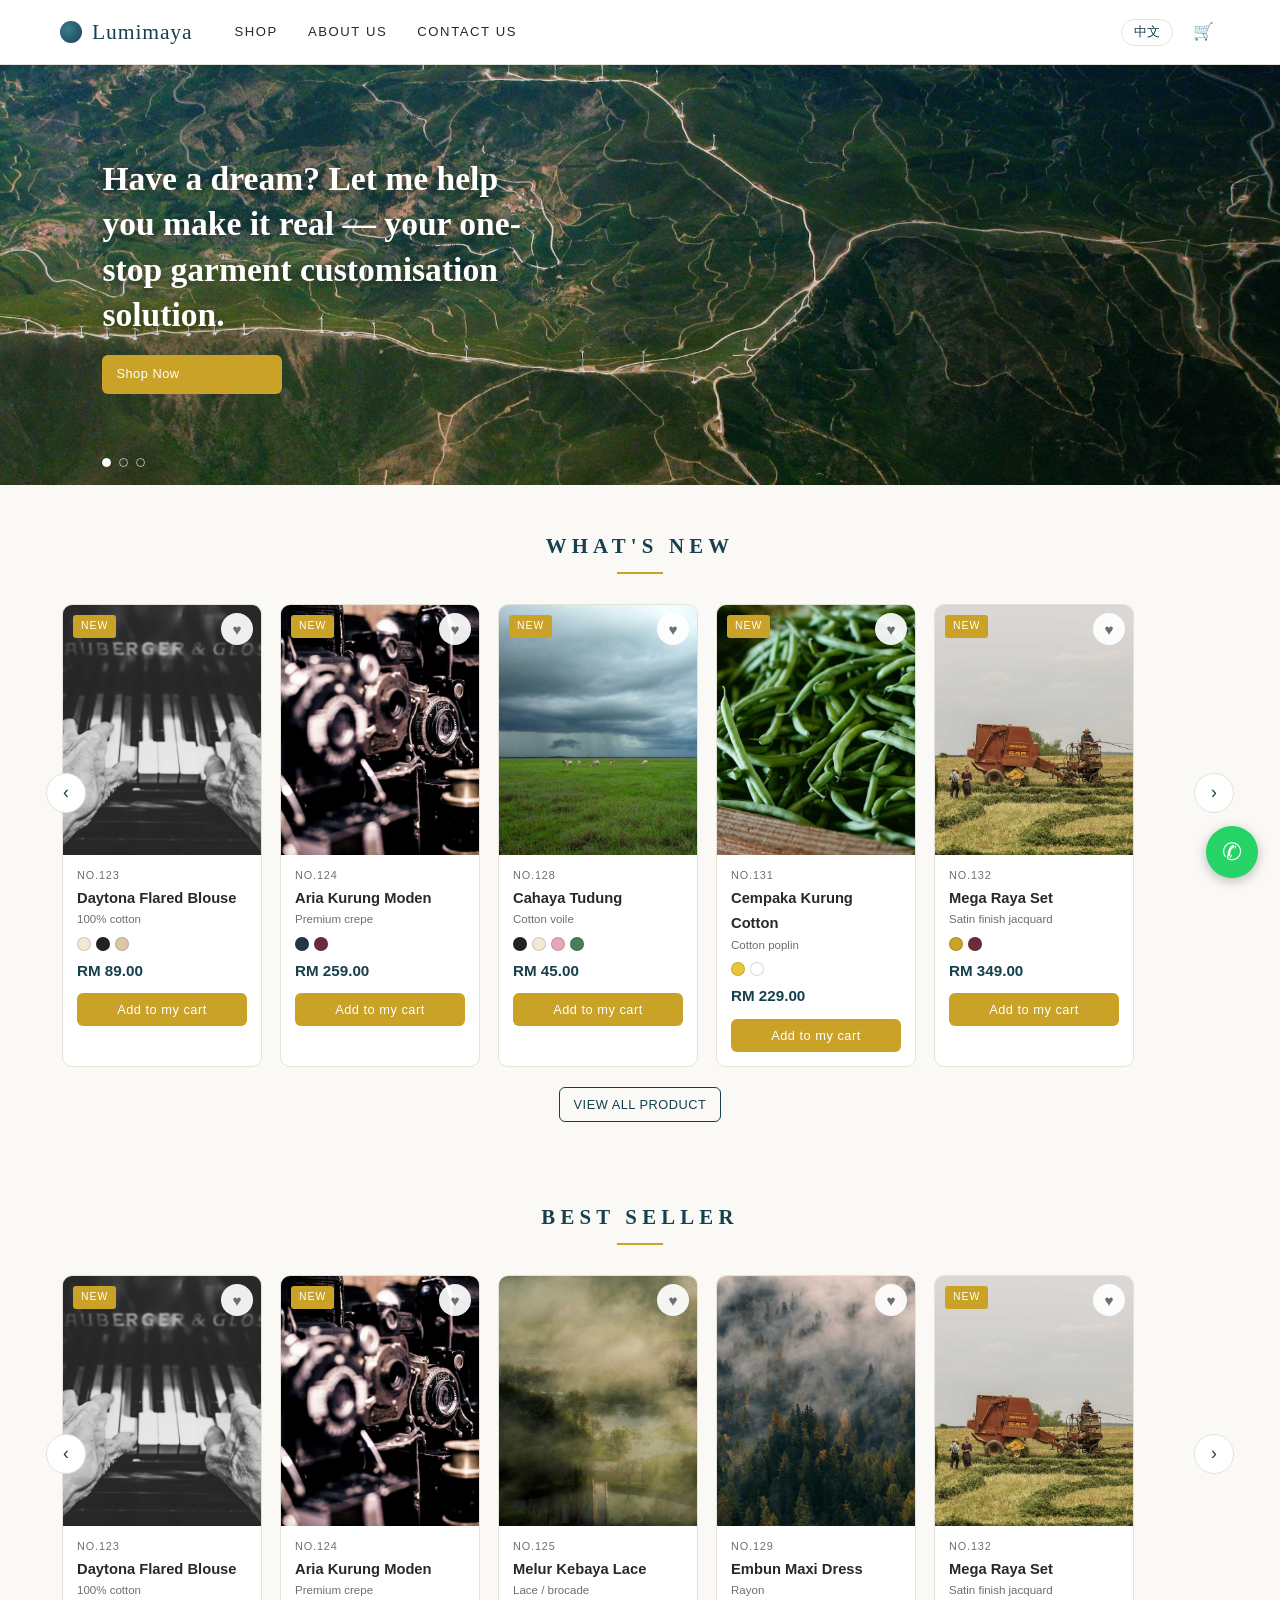
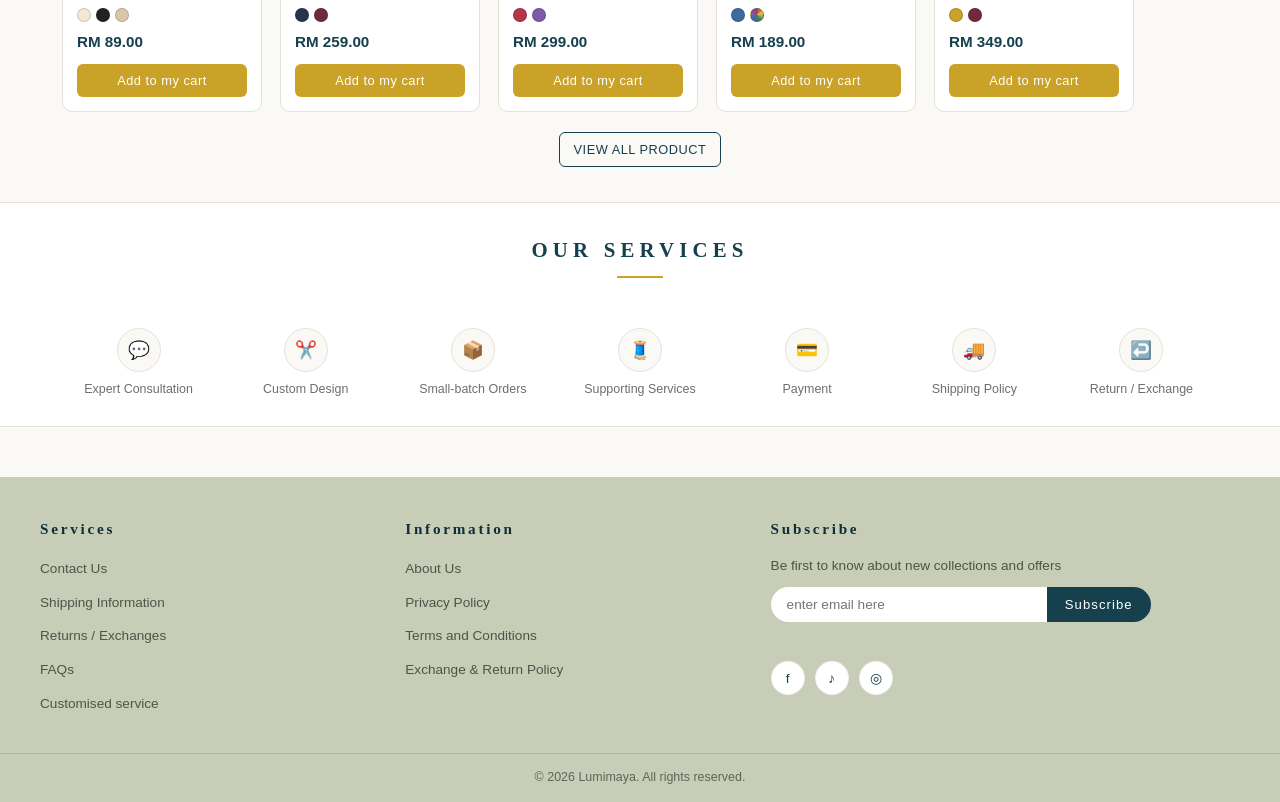
<file: index.html>
<!DOCTYPE html>
<html lang="en">
<head>
<meta charset="UTF-8">
<meta name="viewport" content="width=device-width, initial-scale=1.0">
<title>Lumimaya — Have a dream? Let me help you make it real.</title>
<meta name="description" content="Lumimaya — one-stop garment customisation. Modest fashion made in Malaysia: baju kurung, kebaya, tudung, daily & office wear.">
<link rel="stylesheet" href="css/style.css">
<link rel="icon" href="data:image/svg+xml,<svg xmlns='http://www.w3.org/2000/svg' viewBox='0 0 32 32'><circle cx='16' cy='16' r='14' fill='%2316404d'/><circle cx='12' cy='12' r='5' fill='%23c9a227'/></svg>">
</head>
<body>

<header class="site-header">
  <div class="container header-inner">
    <a class="brand" href="index.html"><span class="brand-dot"></span><span class="brand-name">Lumimaya</span></a>
    <nav class="main-nav" id="mainNav">
      <a href="shop.html" data-i18n="nav.shop">Shop</a>
      <a href="about.html" data-i18n="nav.about">About Us</a>
      <a href="contact.html" data-i18n="nav.contact">Contact Us</a>
    </nav>
    <div class="header-actions">
      <button class="lang-toggle" id="langToggle">中文</button>
      <a class="icon-btn" href="cart.html" aria-label="cart">🛒<span class="badge hidden">0</span></a>
      <button class="icon-btn menu-toggle" id="menuToggle" aria-label="menu">☰</button>
    </div>
  </div>
</header>

<!-- hero carousel -->
<section class="hero" id="hero">
  <div class="hero-slides">
    <div class="hero-slide">
      <img src="images/hero-1.jpg" alt="Lumimaya custom clothing">
      <div class="hero-caption"><h1 data-i18n="hero.slogan">Have a dream? Let me help you make it real — your one-stop garment customisation solution.</h1>
        <a class="btn btn-gold" style="max-width:180px" href="shop.html" data-i18n="hero.cta">Shop Now</a></div>
    </div>
    <div class="hero-slide">
      <img src="images/hero-2.jpg" alt="Lumimaya new collection">
      <div class="hero-caption"><h1 data-i18n="home.whatsnew">What's New</h1>
        <a class="btn btn-gold" style="max-width:180px" href="shop.html?tab=new" data-i18n="shop.tab.new">What's New</a></div>
    </div>
    <div class="hero-slide">
      <img src="images/hero-3.jpg" alt="Lumimaya best seller">
      <div class="hero-caption"><h1 data-i18n="home.bestseller">Best Seller</h1>
        <a class="btn btn-gold" style="max-width:180px" href="shop.html?tab=bestseller" data-i18n="home.bestseller">Best Seller</a></div>
    </div>
  </div>
  <div class="hero-dots">
    <button class="active" aria-label="slide 1"></button>
    <button aria-label="slide 2"></button>
    <button aria-label="slide 3"></button>
  </div>
</section>

<!-- what's new -->
<section class="section">
  <div class="container">
    <h2 class="section-title" data-i18n="home.whatsnew">What's New</h2>
    <div class="carousel-wrap" data-carousel="new">
      <button class="carousel-arrow prev" aria-label="previous">‹</button>
      <div class="carousel"></div>
      <button class="carousel-arrow next" aria-label="next">›</button>
    </div>
    <div class="view-all"><a class="btn btn-outline" href="shop.html" data-i18n="home.viewall">VIEW ALL PRODUCT</a></div>
  </div>
</section>

<!-- best seller -->
<section class="section">
  <div class="container">
    <h2 class="section-title" data-i18n="home.bestseller">Best Seller</h2>
    <div class="carousel-wrap" data-carousel="best">
      <button class="carousel-arrow prev" aria-label="previous">‹</button>
      <div class="carousel"></div>
      <button class="carousel-arrow next" aria-label="next">›</button>
    </div>
    <div class="view-all"><a class="btn btn-outline" href="shop.html" data-i18n="home.viewall">VIEW ALL PRODUCT</a></div>
  </div>
</section>

<!-- our services -->
<section class="services-strip">
  <div class="container">
    <h2 class="section-title" style="padding-top:30px" data-i18n="home.services">Our Services</h2>
    <div class="services-grid">
      <div class="service-item"><div class="s-icon">💬</div><span data-i18n="svc.consult">Expert Consultation</span></div>
      <div class="service-item"><div class="s-icon">✂️</div><span data-i18n="svc.custom">Custom Design</span></div>
      <div class="service-item"><div class="s-icon">📦</div><span data-i18n="svc.smallbatch">Small-batch Orders</span></div>
      <div class="service-item"><div class="s-icon">🧵</div><span data-i18n="svc.support">Supporting Services</span></div>
      <div class="service-item"><div class="s-icon">💳</div><span data-i18n="svc.payment">Payment</span></div>
      <div class="service-item"><div class="s-icon">🚚</div><span data-i18n="svc.shipping">Shipping Policy</span></div>
      <div class="service-item"><div class="s-icon">↩️</div><span data-i18n="svc.return">Return / Exchange</span></div>
    </div>
  </div>
</section>

<footer class="site-footer">
  <div class="container footer-grid">
    <div class="footer-col">
      <h4 data-i18n="footer.services">Services</h4>
      <ul>
        <li><a href="contact.html#contact-form" data-i18n="footer.contact">Contact Us</a></li>
        <li><a href="contact.html#shipping" data-i18n="footer.shipping">Shipping Information</a></li>
        <li><a href="exchange-return.html" data-i18n="footer.returns">Returns / Exchanges</a></li>
        <li><a href="contact.html#faq" data-i18n="footer.faq">FAQs</a></li>
        <li><a href="contact.html#contact-form" data-i18n="footer.custom">Customised service</a></li>
      </ul>
    </div>
    <div class="footer-col">
      <h4 data-i18n="footer.information">Information</h4>
      <ul>
        <li><a href="about.html" data-i18n="footer.about">About Us</a></li>
        <li><a href="privacy.html" data-i18n="footer.privacy">Privacy Policy</a></li>
        <li><a href="privacy.html#terms" data-i18n="footer.terms">Terms and Conditions</a></li>
        <li><a href="exchange-return.html" data-i18n="footer.exch">Exchange &amp; Return Policy</a></li>
      </ul>
    </div>
    <div class="footer-col">
      <h4 data-i18n="footer.subscribe">Subscribe</h4>
      <p style="font-size:.85rem;color:#4c5548" data-i18n="footer.subtext">Be first to know about new collections and offers</p>
      <form class="subscribe-row" id="subscribeForm" style="margin-top:10px">
        <input type="email" placeholder="enter email here" aria-label="email">
        <button type="submit" data-i18n="footer.subbtn">Subscribe</button>
      </form>
      <div class="subscribe-msg" id="subscribeMsg"></div>
      <div class="social-row">
        <a href="https://www.facebook.com/" target="_blank" rel="noopener" aria-label="Facebook">f</a>
        <a href="https://www.tiktok.com/" target="_blank" rel="noopener" aria-label="TikTok">♪</a>
        <a href="https://www.instagram.com/" target="_blank" rel="noopener" aria-label="Instagram">◎</a>
      </div>
    </div>
  </div>
  <div class="footer-bottom"><span data-i18n="misc.copyright">© 2026 Lumimaya. All rights reserved.</span></div>
</footer>

<a class="whatsapp-float" id="waFloat" href="#" target="_blank" rel="noopener" aria-label="WhatsApp">✆</a>

<nav class="mobile-tabbar">
  <a href="index.html" class="active"><span class="t-icon">⌂</span>home</a>
  <a href="shop.html"><span class="t-icon">▦</span>shop</a>
  <a href="cart.html"><span class="t-icon">🛒</span>cart</a>
  <a href="contact.html"><span class="t-icon">✉</span>service</a>
</nav>

<script src="js/products.js"></script>
<script src="js/i18n.js"></script>
<script src="js/store.js"></script>
<script src="js/main.js"></script>
</body>
</html>
</file>
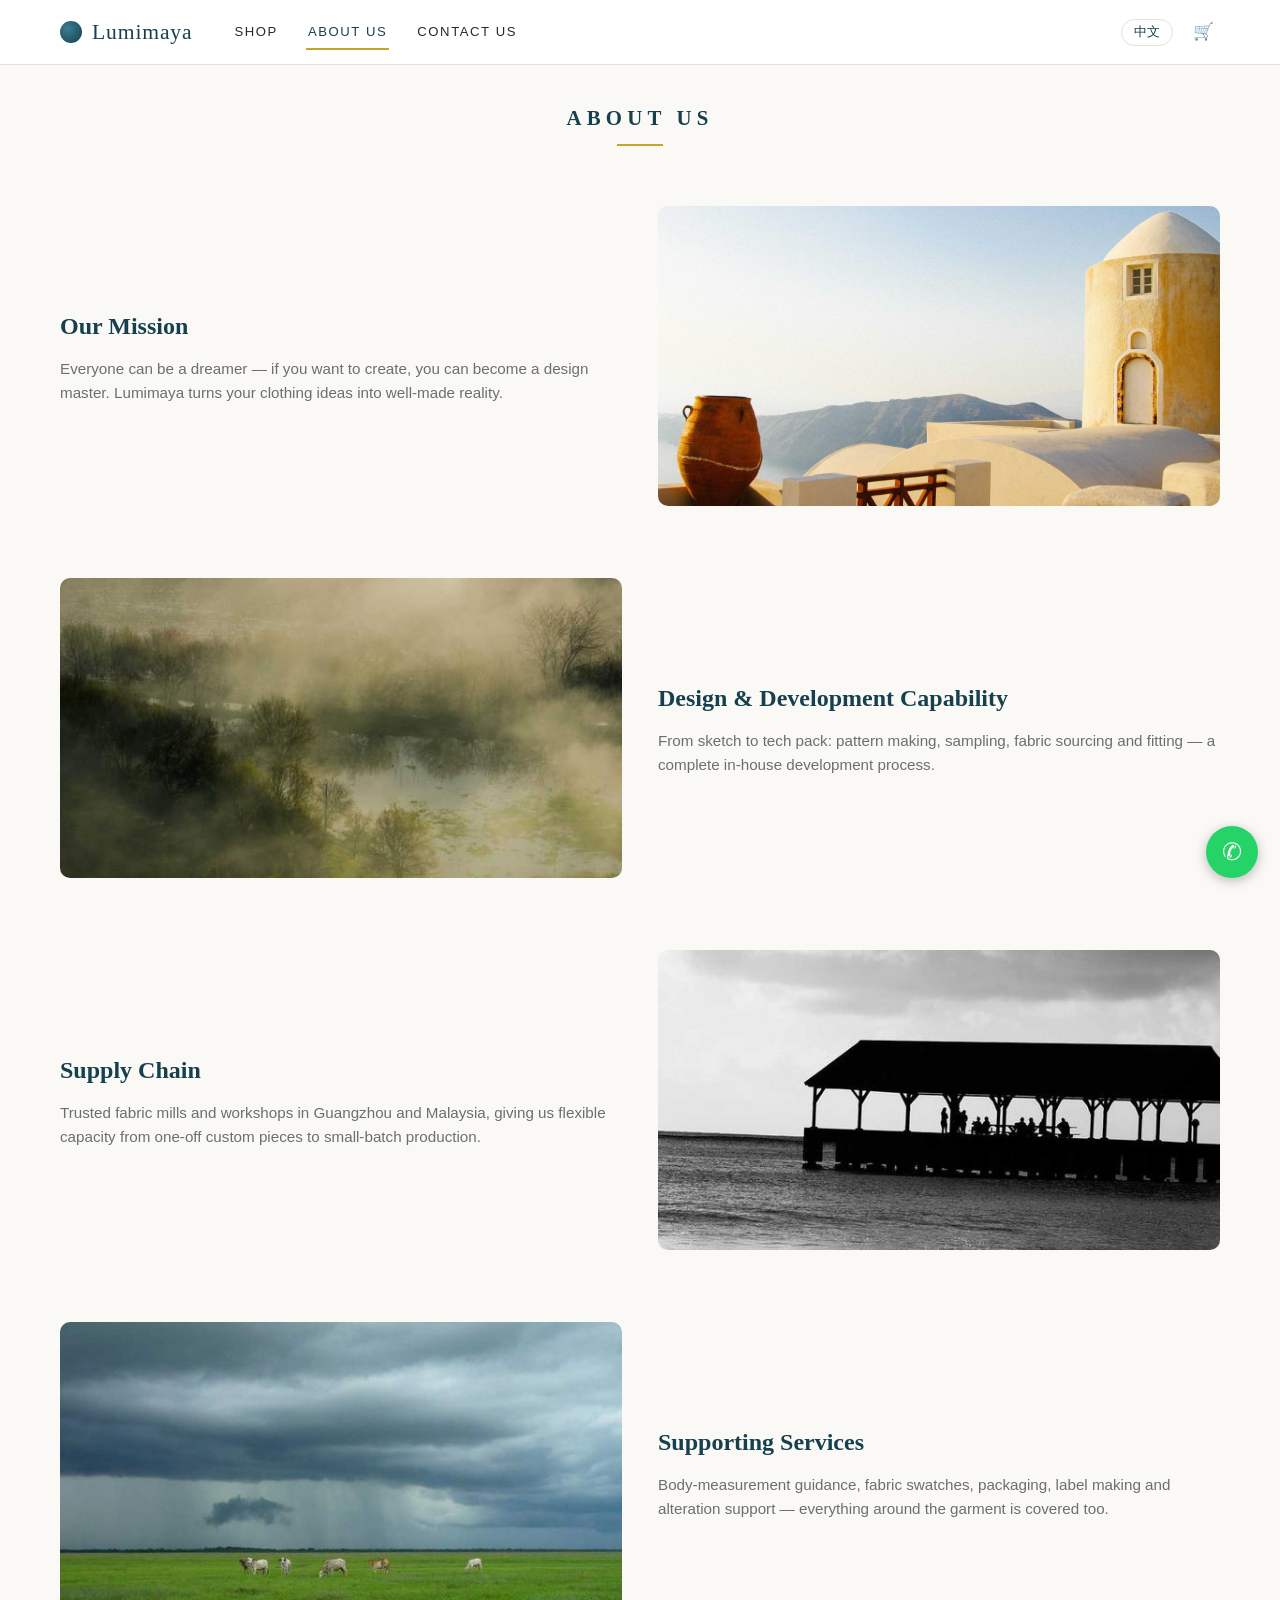
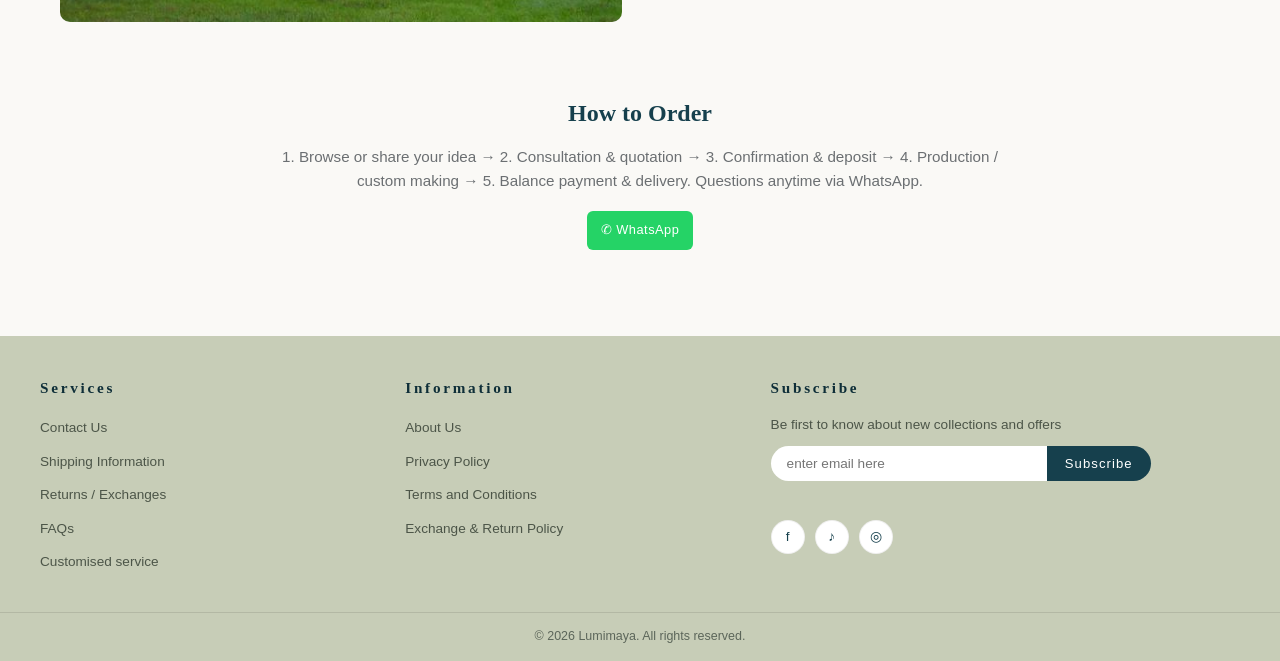
<file: about.html>
<!DOCTYPE html>
<html lang="en">
<head>
<meta charset="UTF-8">
<meta name="viewport" content="width=device-width, initial-scale=1.0">
<title>About Us — Lumimaya</title>
<meta name="description" content="About Lumimaya: our mission, design capability, supply chain, supporting services and how to order.">
<link rel="stylesheet" href="css/style.css">
<link rel="icon" href="data:image/svg+xml,<svg xmlns='http://www.w3.org/2000/svg' viewBox='0 0 32 32'><circle cx='16' cy='16' r='14' fill='%2316404d'/><circle cx='12' cy='12' r='5' fill='%23c9a227'/></svg>">
</head>
<body>

<header class="site-header">
  <div class="container header-inner">
    <a class="brand" href="index.html"><span class="brand-dot"></span><span class="brand-name">Lumimaya</span></a>
    <nav class="main-nav" id="mainNav">
      <a href="shop.html" data-i18n="nav.shop">Shop</a>
      <a href="about.html" class="active" data-i18n="nav.about">About Us</a>
      <a href="contact.html" data-i18n="nav.contact">Contact Us</a>
    </nav>
    <div class="header-actions">
      <button class="lang-toggle" id="langToggle">中文</button>
      <a class="icon-btn" href="cart.html" aria-label="cart">🛒<span class="badge hidden">0</span></a>
      <button class="icon-btn menu-toggle" id="menuToggle" aria-label="menu">☰</button>
    </div>
  </div>
</header>

<main class="container">
  <h2 class="section-title" style="margin-top:36px" data-i18n="about.title">About Us</h2>

  <div class="about-block">
    <div class="about-text">
      <h2 data-i18n="about.mission">Our Mission</h2>
      <p data-i18n="about.mission.t">Everyone can be a dreamer — if you want to create, you can become a design master. Lumimaya turns your clothing ideas into well-made reality.</p>
    </div>
    <img src="images/hero-2.jpg" alt="Lumimaya mission — photo wall">
  </div>

  <div class="about-block flip">
    <div class="about-text">
      <h2 data-i18n="about.devcap">Design &amp; Development Capability</h2>
      <p data-i18n="about.devcap.t">From sketch to tech pack: pattern making, sampling, fabric sourcing and fitting — a complete in-house development process.</p>
    </div>
    <img src="images/product-3.jpg" alt="Lumimaya design and sampling">
  </div>

  <div class="about-block">
    <div class="about-text">
      <h2 data-i18n="about.supply">Supply Chain</h2>
      <p data-i18n="about.supply.t">Trusted fabric mills and workshops in Guangzhou and Malaysia, giving us flexible capacity from one-off custom pieces to small-batch production.</p>
    </div>
    <img src="images/product-5.jpg" alt="Lumimaya supply chain">
  </div>

  <div class="about-block flip">
    <div class="about-text">
      <h2 data-i18n="about.service">Supporting Services</h2>
      <p data-i18n="about.service.t">Body-measurement guidance, fabric swatches, packaging, label making and alteration support — everything around the garment is covered too.</p>
    </div>
    <img src="images/product-6.jpg" alt="Lumimaya supporting services">
  </div>

  <div class="about-block" style="grid-template-columns:1fr">
    <div class="about-text" style="text-align:center;max-width:720px;margin:0 auto">
      <h2 data-i18n="about.process">How to Order</h2>
      <p data-i18n="about.process.t">1. Browse or share your idea → 2. Consultation &amp; quotation → 3. Confirmation &amp; deposit → 4. Production / custom making → 5. Balance payment &amp; delivery. Questions anytime via WhatsApp.</p>
      <a class="btn btn-whatsapp" style="margin-top:18px" href="#" id="aboutWa" target="_blank" rel="noopener">✆ WhatsApp</a>
    </div>
  </div>
</main>

<footer class="site-footer">
  <div class="container footer-grid">
    <div class="footer-col">
      <h4 data-i18n="footer.services">Services</h4>
      <ul>
        <li><a href="contact.html#contact-form" data-i18n="footer.contact">Contact Us</a></li>
        <li><a href="contact.html#shipping" data-i18n="footer.shipping">Shipping Information</a></li>
        <li><a href="exchange-return.html" data-i18n="footer.returns">Returns / Exchanges</a></li>
        <li><a href="contact.html#faq" data-i18n="footer.faq">FAQs</a></li>
        <li><a href="contact.html#contact-form" data-i18n="footer.custom">Customised service</a></li>
      </ul>
    </div>
    <div class="footer-col">
      <h4 data-i18n="footer.information">Information</h4>
      <ul>
        <li><a href="about.html" data-i18n="footer.about">About Us</a></li>
        <li><a href="privacy.html" data-i18n="footer.privacy">Privacy Policy</a></li>
        <li><a href="privacy.html#terms" data-i18n="footer.terms">Terms and Conditions</a></li>
        <li><a href="exchange-return.html" data-i18n="footer.exch">Exchange &amp; Return Policy</a></li>
      </ul>
    </div>
    <div class="footer-col">
      <h4 data-i18n="footer.subscribe">Subscribe</h4>
      <p style="font-size:.85rem;color:#4c5548" data-i18n="footer.subtext">Be first to know about new collections and offers</p>
      <form class="subscribe-row" id="subscribeForm" style="margin-top:10px">
        <input type="email" placeholder="enter email here" aria-label="email">
        <button type="submit" data-i18n="footer.subbtn">Subscribe</button>
      </form>
      <div class="subscribe-msg" id="subscribeMsg"></div>
      <div class="social-row">
        <a href="https://www.facebook.com/" target="_blank" rel="noopener" aria-label="Facebook">f</a>
        <a href="https://www.tiktok.com/" target="_blank" rel="noopener" aria-label="TikTok">♪</a>
        <a href="https://www.instagram.com/" target="_blank" rel="noopener" aria-label="Instagram">◎</a>
      </div>
    </div>
  </div>
  <div class="footer-bottom"><span data-i18n="misc.copyright">© 2026 Lumimaya. All rights reserved.</span></div>
</footer>

<a class="whatsapp-float" id="waFloat" href="#" target="_blank" rel="noopener" aria-label="WhatsApp">✆</a>

<nav class="mobile-tabbar">
  <a href="index.html"><span class="t-icon">⌂</span>home</a>
  <a href="shop.html"><span class="t-icon">▦</span>shop</a>
  <a href="cart.html"><span class="t-icon">🛒</span>cart</a>
  <a href="contact.html"><span class="t-icon">✉</span>service</a>
</nav>

<script src="js/products.js"></script>
<script src="js/i18n.js"></script>
<script src="js/store.js"></script>
<script src="js/main.js"></script>
<script>
  document.addEventListener("DOMContentLoaded", () => {
    document.getElementById("aboutWa").href = whatsappLink("Hello Lumimaya! I'd like to know more about your custom design service.");
  });
</script>
</body>
</html>
</file>
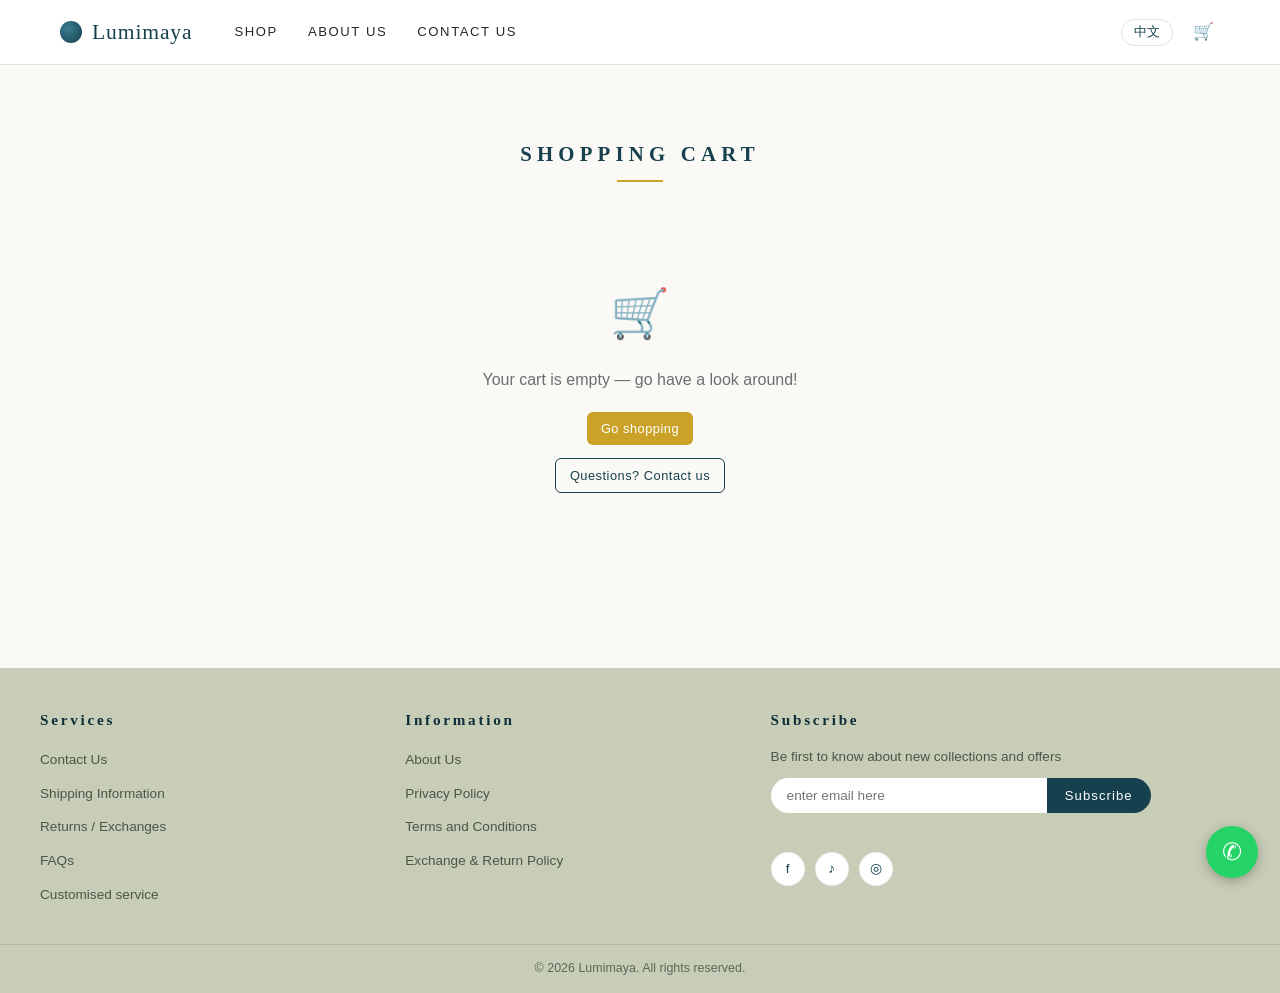
<file: cart.html>
<!DOCTYPE html>
<html lang="en">
<head>
<meta charset="UTF-8">
<meta name="viewport" content="width=device-width, initial-scale=1.0">
<title>Shopping Cart — Lumimaya</title>
<link rel="stylesheet" href="css/style.css">
<link rel="icon" href="data:image/svg+xml,<svg xmlns='http://www.w3.org/2000/svg' viewBox='0 0 32 32'><circle cx='16' cy='16' r='14' fill='%2316404d'/><circle cx='12' cy='12' r='5' fill='%23c9a227'/></svg>">
</head>
<body>

<header class="site-header">
  <div class="container header-inner">
    <a class="brand" href="index.html"><span class="brand-dot"></span><span class="brand-name">Lumimaya</span></a>
    <nav class="main-nav" id="mainNav">
      <a href="shop.html" data-i18n="nav.shop">Shop</a>
      <a href="about.html" data-i18n="nav.about">About Us</a>
      <a href="contact.html" data-i18n="nav.contact">Contact Us</a>
    </nav>
    <div class="header-actions">
      <button class="lang-toggle" id="langToggle">中文</button>
      <a class="icon-btn" href="cart.html" aria-label="cart">🛒<span class="badge hidden">0</span></a>
      <button class="icon-btn menu-toggle" id="menuToggle" aria-label="menu">☰</button>
    </div>
  </div>
</header>

<main class="container cart-layout">
  <h2 class="section-title" style="margin-top:36px" data-i18n="cart.title">Shopping Cart</h2>

  <!-- empty state -->
  <div class="cart-empty hidden" id="cartEmpty">
    <div class="e-icon">🛒</div>
    <p data-i18n="cart.empty">Your cart is empty — go have a look around!</p>
    <a class="btn btn-gold" href="shop.html" data-i18n="cart.emptycta">Go shopping</a>
    <div style="margin-top:22px">
      <a class="btn btn-outline" href="contact.html#contact-form" data-i18n="cart.contact">Questions? Contact us</a>
    </div>
  </div>

  <!-- filled state -->
  <div id="cartFilled" class="hidden">
    <div id="cartItems"></div>
    <div class="cart-summary">
      <div class="row"><span data-i18n="cart.subtotal">Subtotal</span><span id="cartSubtotal"></span></div>
      <div class="row"><span data-i18n="cart.shipping">Shipping</span><span style="font-size:.8rem;color:var(--text-soft)" data-i18n="cart.shippingnote">calculated at checkout via WhatsApp</span></div>
      <div class="row total"><span data-i18n="cart.total">Total</span><span id="cartTotal"></span></div>
      <a class="btn btn-whatsapp btn-block" style="margin-top:14px" id="checkoutBtn" href="#" target="_blank" rel="noopener">✆ <span data-i18n="cart.checkout">Checkout via WhatsApp</span></a>
      <a class="btn btn-outline btn-block" style="margin-top:10px" href="shop.html" data-i18n="cart.continue">Continue shopping</a>
    </div>
  </div>
</main>

<footer class="site-footer">
  <div class="container footer-grid">
    <div class="footer-col">
      <h4 data-i18n="footer.services">Services</h4>
      <ul>
        <li><a href="contact.html#contact-form" data-i18n="footer.contact">Contact Us</a></li>
        <li><a href="contact.html#shipping" data-i18n="footer.shipping">Shipping Information</a></li>
        <li><a href="exchange-return.html" data-i18n="footer.returns">Returns / Exchanges</a></li>
        <li><a href="contact.html#faq" data-i18n="footer.faq">FAQs</a></li>
        <li><a href="contact.html#contact-form" data-i18n="footer.custom">Customised service</a></li>
      </ul>
    </div>
    <div class="footer-col">
      <h4 data-i18n="footer.information">Information</h4>
      <ul>
        <li><a href="about.html" data-i18n="footer.about">About Us</a></li>
        <li><a href="privacy.html" data-i18n="footer.privacy">Privacy Policy</a></li>
        <li><a href="privacy.html#terms" data-i18n="footer.terms">Terms and Conditions</a></li>
        <li><a href="exchange-return.html" data-i18n="footer.exch">Exchange &amp; Return Policy</a></li>
      </ul>
    </div>
    <div class="footer-col">
      <h4 data-i18n="footer.subscribe">Subscribe</h4>
      <p style="font-size:.85rem;color:#4c5548" data-i18n="footer.subtext">Be first to know about new collections and offers</p>
      <form class="subscribe-row" id="subscribeForm" style="margin-top:10px">
        <input type="email" placeholder="enter email here" aria-label="email">
        <button type="submit" data-i18n="footer.subbtn">Subscribe</button>
      </form>
      <div class="subscribe-msg" id="subscribeMsg"></div>
      <div class="social-row">
        <a href="https://www.facebook.com/" target="_blank" rel="noopener" aria-label="Facebook">f</a>
        <a href="https://www.tiktok.com/" target="_blank" rel="noopener" aria-label="TikTok">♪</a>
        <a href="https://www.instagram.com/" target="_blank" rel="noopener" aria-label="Instagram">◎</a>
      </div>
    </div>
  </div>
  <div class="footer-bottom"><span data-i18n="misc.copyright">© 2026 Lumimaya. All rights reserved.</span></div>
</footer>

<a class="whatsapp-float" id="waFloat" href="#" target="_blank" rel="noopener" aria-label="WhatsApp">✆</a>

<nav class="mobile-tabbar">
  <a href="index.html"><span class="t-icon">⌂</span>home</a>
  <a href="shop.html"><span class="t-icon">▦</span>shop</a>
  <a href="cart.html" class="active"><span class="t-icon">🛒</span>cart</a>
  <a href="contact.html"><span class="t-icon">✉</span>service</a>
</nav>

<script src="js/products.js"></script>
<script src="js/i18n.js"></script>
<script src="js/store.js"></script>
<script src="js/main.js"></script>
<script src="js/cart-page.js"></script>
</body>
</html>
</file>
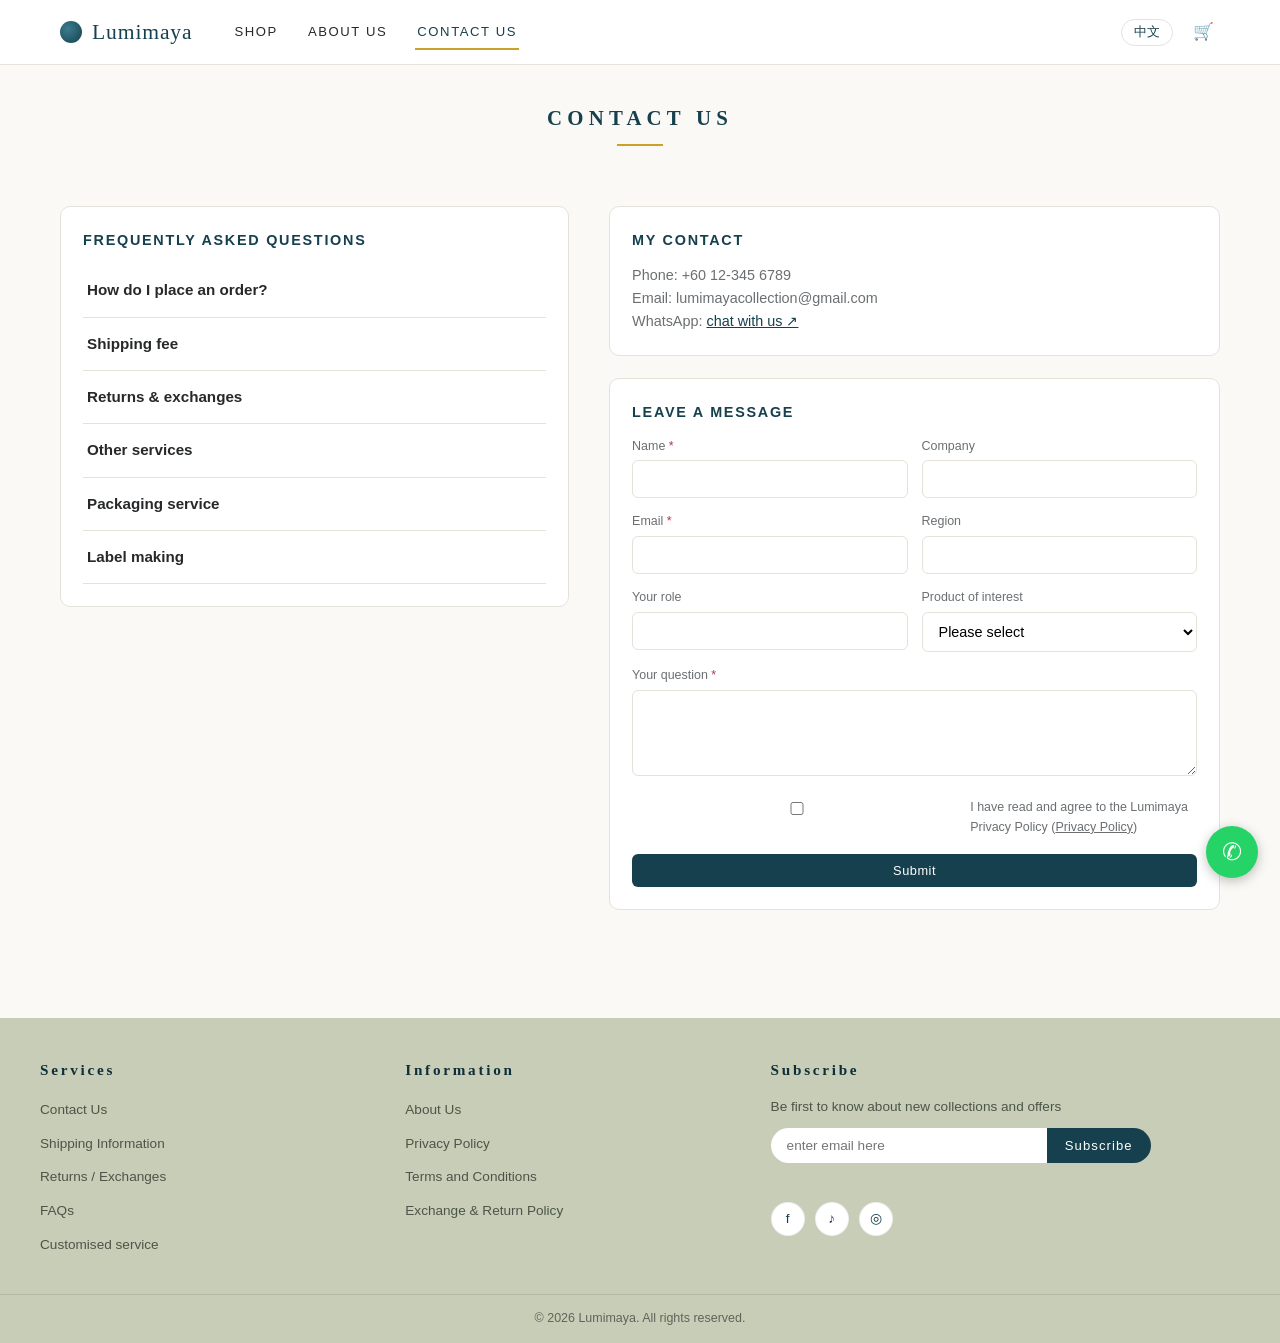
<file: contact.html>
<!DOCTYPE html>
<html lang="en">
<head>
<meta charset="UTF-8">
<meta name="viewport" content="width=device-width, initial-scale=1.0">
<title>Contact Us — Lumimaya</title>
<meta name="description" content="Contact Lumimaya: FAQs, shipping information, WhatsApp and inquiry form.">
<link rel="stylesheet" href="css/style.css">
<link rel="icon" href="data:image/svg+xml,<svg xmlns='http://www.w3.org/2000/svg' viewBox='0 0 32 32'><circle cx='16' cy='16' r='14' fill='%2316404d'/><circle cx='12' cy='12' r='5' fill='%23c9a227'/></svg>">
</head>
<body>

<header class="site-header">
  <div class="container header-inner">
    <a class="brand" href="index.html"><span class="brand-dot"></span><span class="brand-name">Lumimaya</span></a>
    <nav class="main-nav" id="mainNav">
      <a href="shop.html" data-i18n="nav.shop">Shop</a>
      <a href="about.html" data-i18n="nav.about">About Us</a>
      <a href="contact.html" class="active" data-i18n="nav.contact">Contact Us</a>
    </nav>
    <div class="header-actions">
      <button class="lang-toggle" id="langToggle">中文</button>
      <a class="icon-btn" href="cart.html" aria-label="cart">🛒<span class="badge hidden">0</span></a>
      <button class="icon-btn menu-toggle" id="menuToggle" aria-label="menu">☰</button>
    </div>
  </div>
</header>

<main class="container">
  <h2 class="section-title" style="margin-top:36px" data-i18n="contact.title">Contact Us</h2>

  <div class="contact-layout">
    <!-- left: FAQ -->
    <section id="faq">
      <div class="contact-info-card">
        <h3 data-i18n="contact.faq">Frequently Asked Questions</h3>
        <div class="faq-item">
          <h4 data-i18n="faq.q1">How do I place an order? <span class="chev">▾</span></h4>
          <div class="faq-body" data-i18n="faq.a1">Add products to your cart and check out via WhatsApp, or leave us a message below — we will confirm details, price and delivery with you personally.</div>
        </div>
        <div class="faq-item" id="shipping">
          <h4 data-i18n="faq.q2">Shipping fee <span class="chev">▾</span></h4>
          <div class="faq-body" data-i18n="faq.a2">Shipping within Malaysia is calculated by weight and destination; we confirm the exact fee with your order on WhatsApp. Free shipping promotions are announced on our social media.</div>
        </div>
        <div class="faq-item" id="returns">
          <h4 data-i18n="faq.q3">Returns &amp; exchanges <span class="chev">▾</span></h4>
          <div class="faq-body" data-i18n="faq.a3">Size/style exchanges and returns for defective or wrongly-shipped items are supported within 7 days of delivery — see our Exchange &amp; Return policy page for details.</div>
        </div>
        <div class="faq-item">
          <h4 data-i18n="faq.q4">Other services <span class="chev">▾</span></h4>
          <div class="faq-body" data-i18n="faq.a4">Custom design, small-batch production, packaging services and label making are all available. Tell us what you need.</div>
        </div>
        <div class="faq-item">
          <h4 data-i18n="faq.q5">Packaging service <span class="chev">▾</span></h4>
          <div class="faq-body" data-i18n="faq.a5">Gift wrapping and branded packaging options are available for orders — mention it when you check out.</div>
        </div>
        <div class="faq-item">
          <h4 data-i18n="faq.q6">Label making <span class="chev">▾</span></h4>
          <div class="faq-body" data-i18n="faq.a6">We offer custom woven and printed labels for your own brand — minimum order quantities apply, contact us for a quote.</div>
        </div>
      </div>
    </section>

    <!-- right: contact info + form -->
    <section>
      <div class="contact-info-card">
        <h3 data-i18n="contact.info">My Contact</h3>
        <p style="font-size:.9rem;color:var(--text-soft)">
          <span data-i18n="contact.phone">Phone</span>: +60 12-345 6789<br>
          <span data-i18n="contact.email">Email</span>: lumimayacollection@gmail.com<br>
          <span data-i18n="contact.wa">WhatsApp</span>: <a href="#" id="contactWa" target="_blank" rel="noopener" style="color:var(--teal);text-decoration:underline">chat with us ↗</a>
        </p>
      </div>

      <div class="contact-info-card" id="contact-form">
        <h3 data-i18n="contact.form">Leave a Message</h3>
        <form id="inquiryForm" novalidate>
          <div class="form-grid">
            <div class="form-field">
              <label><span data-i18n="form.name">Name</span> <span class="req">*</span></label>
              <input type="text" name="name" required>
              <div class="error" data-i18n="form.required">This field is required</div>
            </div>
            <div class="form-field">
              <label data-i18n="form.company">Company</label>
              <input type="text" name="company">
            </div>
            <div class="form-field">
              <label><span data-i18n="form.email">Email</span> <span class="req">*</span></label>
              <input type="email" name="email" required>
              <div class="error" data-i18n="form.emailbad">Please enter a valid email</div>
            </div>
            <div class="form-field">
              <label data-i18n="form.region">Region</label>
              <input type="text" name="region">
            </div>
            <div class="form-field">
              <label data-i18n="form.role">Your role</label>
              <input type="text" name="role">
            </div>
            <div class="form-field">
              <label data-i18n="form.interest">Product of interest</label>
              <select name="interest" id="interestSelect">
                <option value="" data-i18n="form.interest.ph">Please select</option>
              </select>
            </div>
            <div class="form-field full">
              <label><span data-i18n="form.question">Your question</span> <span class="req">*</span></label>
              <textarea name="question" rows="4" required></textarea>
              <div class="error" data-i18n="form.required">This field is required</div>
            </div>
            <div class="form-field full form-consent">
              <input type="checkbox" id="consent" required>
              <label for="consent" style="margin:0"><span data-i18n="form.consent">I have read and agree to the Lumimaya Privacy Policy</span> (<a href="privacy.html" style="text-decoration:underline" data-i18n="footer.privacy">Privacy Policy</a>)</label>
            </div>
          </div>
          <button type="submit" class="btn btn-teal btn-block" style="margin-top:16px" data-i18n="form.submit">Submit</button>
          <div class="form-success" id="formSuccess" data-i18n="form.success">Thank you! Your message has been prepared — your email app will open to send it to us.</div>
        </form>
      </div>
    </section>
  </div>
</main>

<footer class="site-footer">
  <div class="container footer-grid">
    <div class="footer-col">
      <h4 data-i18n="footer.services">Services</h4>
      <ul>
        <li><a href="contact.html#contact-form" data-i18n="footer.contact">Contact Us</a></li>
        <li><a href="contact.html#shipping" data-i18n="footer.shipping">Shipping Information</a></li>
        <li><a href="exchange-return.html" data-i18n="footer.returns">Returns / Exchanges</a></li>
        <li><a href="contact.html#faq" data-i18n="footer.faq">FAQs</a></li>
        <li><a href="contact.html#contact-form" data-i18n="footer.custom">Customised service</a></li>
      </ul>
    </div>
    <div class="footer-col">
      <h4 data-i18n="footer.information">Information</h4>
      <ul>
        <li><a href="about.html" data-i18n="footer.about">About Us</a></li>
        <li><a href="privacy.html" data-i18n="footer.privacy">Privacy Policy</a></li>
        <li><a href="privacy.html#terms" data-i18n="footer.terms">Terms and Conditions</a></li>
        <li><a href="exchange-return.html" data-i18n="footer.exch">Exchange &amp; Return Policy</a></li>
      </ul>
    </div>
    <div class="footer-col">
      <h4 data-i18n="footer.subscribe">Subscribe</h4>
      <p style="font-size:.85rem;color:#4c5548" data-i18n="footer.subtext">Be first to know about new collections and offers</p>
      <form class="subscribe-row" id="subscribeForm" style="margin-top:10px">
        <input type="email" placeholder="enter email here" aria-label="email">
        <button type="submit" data-i18n="footer.subbtn">Subscribe</button>
      </form>
      <div class="subscribe-msg" id="subscribeMsg"></div>
      <div class="social-row">
        <a href="https://www.facebook.com/" target="_blank" rel="noopener" aria-label="Facebook">f</a>
        <a href="https://www.tiktok.com/" target="_blank" rel="noopener" aria-label="TikTok">♪</a>
        <a href="https://www.instagram.com/" target="_blank" rel="noopener" aria-label="Instagram">◎</a>
      </div>
    </div>
  </div>
  <div class="footer-bottom"><span data-i18n="misc.copyright">© 2026 Lumimaya. All rights reserved.</span></div>
</footer>

<a class="whatsapp-float" id="waFloat" href="#" target="_blank" rel="noopener" aria-label="WhatsApp">✆</a>

<nav class="mobile-tabbar">
  <a href="index.html"><span class="t-icon">⌂</span>home</a>
  <a href="shop.html"><span class="t-icon">▦</span>shop</a>
  <a href="cart.html"><span class="t-icon">🛒</span>cart</a>
  <a href="contact.html" class="active"><span class="t-icon">✉</span>service</a>
</nav>

<script src="js/products.js"></script>
<script src="js/i18n.js"></script>
<script src="js/store.js"></script>
<script src="js/main.js"></script>
<script src="js/contact.js"></script>
</body>
</html>
</file>
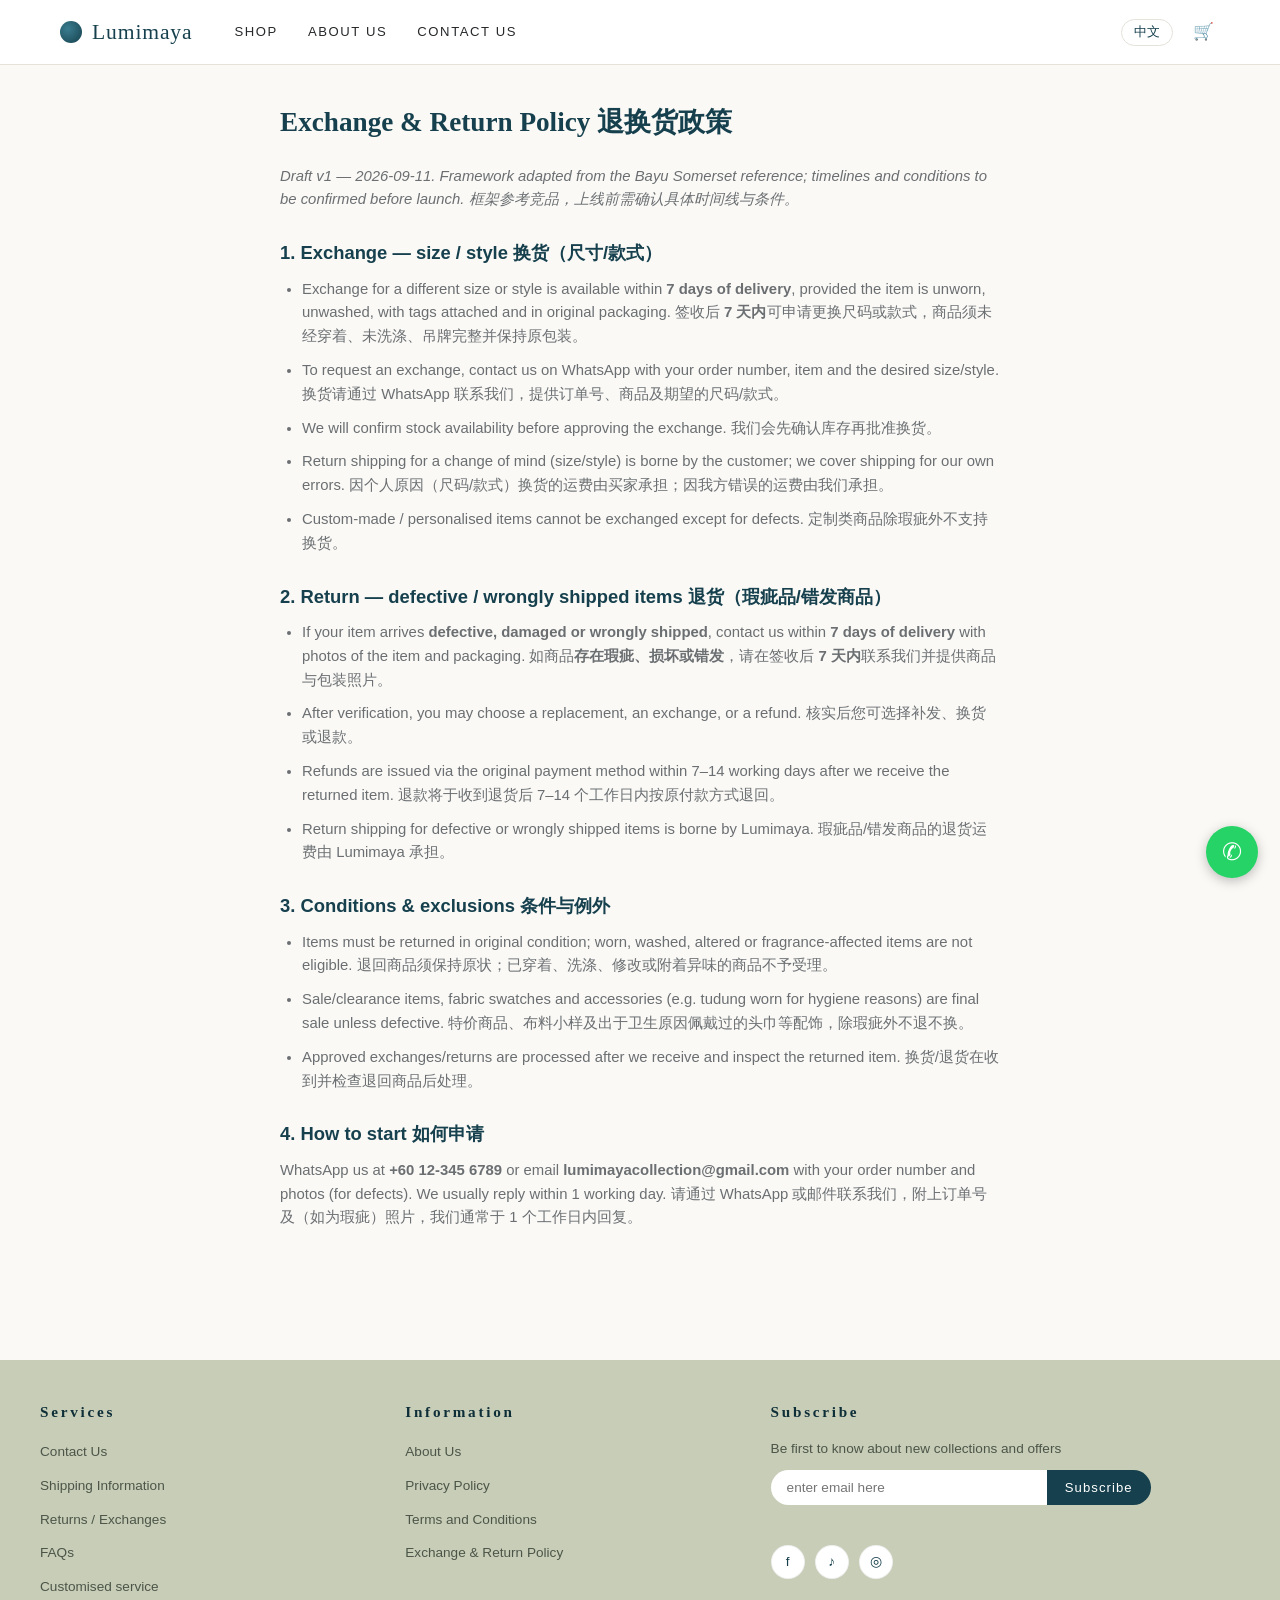
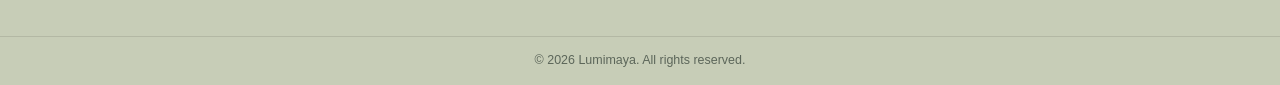
<file: exchange-return.html>
<!DOCTYPE html>
<html lang="en">
<head>
<meta charset="UTF-8">
<meta name="viewport" content="width=device-width, initial-scale=1.0">
<title>Exchange &amp; Return Policy — Lumimaya</title>
<meta name="description" content="Lumimaya exchange and return policy: size/style exchanges and returns for defective or wrongly shipped items within 7 days of delivery.">
<link rel="stylesheet" href="css/style.css">
<link rel="icon" href="data:image/svg+xml,<svg xmlns='http://www.w3.org/2000/svg' viewBox='0 0 32 32'><circle cx='16' cy='16' r='14' fill='%2316404d'/><circle cx='12' cy='12' r='5' fill='%23c9a227'/></svg>">
</head>
<body>

<header class="site-header">
  <div class="container header-inner">
    <a class="brand" href="index.html"><span class="brand-dot"></span><span class="brand-name">Lumimaya</span></a>
    <nav class="main-nav" id="mainNav">
      <a href="shop.html" data-i18n="nav.shop">Shop</a>
      <a href="about.html" data-i18n="nav.about">About Us</a>
      <a href="contact.html" data-i18n="nav.contact">Contact Us</a>
    </nav>
    <div class="header-actions">
      <button class="lang-toggle" id="langToggle">中文</button>
      <a class="icon-btn" href="cart.html" aria-label="cart">🛒<span class="badge hidden">0</span></a>
      <button class="icon-btn menu-toggle" id="menuToggle" aria-label="menu">☰</button>
    </div>
  </div>
</header>

<main class="policy-body">
  <h1>Exchange &amp; Return Policy 退换货政策</h1>
  <p><em>Draft v1 — 2026-09-11. Framework adapted from the Bayu Somerset reference; timelines and conditions to be confirmed before launch. 框架参考竞品，上线前需确认具体时间线与条件。</em></p>

  <h2>1. Exchange — size / style 换货（尺寸/款式）</h2>
  <ul>
    <li>Exchange for a different size or style is available within <strong>7 days of delivery</strong>, provided the item is unworn, unwashed, with tags attached and in original packaging. 签收后 <strong>7 天内</strong>可申请更换尺码或款式，商品须未经穿着、未洗涤、吊牌完整并保持原包装。</li>
    <li>To request an exchange, contact us on WhatsApp with your order number, item and the desired size/style. 换货请通过 WhatsApp 联系我们，提供订单号、商品及期望的尺码/款式。</li>
    <li>We will confirm stock availability before approving the exchange. 我们会先确认库存再批准换货。</li>
    <li>Return shipping for a change of mind (size/style) is borne by the customer; we cover shipping for our own errors. 因个人原因（尺码/款式）换货的运费由买家承担；因我方错误的运费由我们承担。</li>
    <li>Custom-made / personalised items cannot be exchanged except for defects. 定制类商品除瑕疵外不支持换货。</li>
  </ul>

  <h2>2. Return — defective / wrongly shipped items 退货（瑕疵品/错发商品）</h2>
  <ul>
    <li>If your item arrives <strong>defective, damaged or wrongly shipped</strong>, contact us within <strong>7 days of delivery</strong> with photos of the item and packaging. 如商品<strong>存在瑕疵、损坏或错发</strong>，请在签收后 <strong>7 天内</strong>联系我们并提供商品与包装照片。</li>
    <li>After verification, you may choose a replacement, an exchange, or a refund. 核实后您可选择补发、换货或退款。</li>
    <li>Refunds are issued via the original payment method within 7–14 working days after we receive the returned item. 退款将于收到退货后 7–14 个工作日内按原付款方式退回。</li>
    <li>Return shipping for defective or wrongly shipped items is borne by Lumimaya. 瑕疵品/错发商品的退货运费由 Lumimaya 承担。</li>
  </ul>

  <h2>3. Conditions &amp; exclusions 条件与例外</h2>
  <ul>
    <li>Items must be returned in original condition; worn, washed, altered or fragrance-affected items are not eligible. 退回商品须保持原状；已穿着、洗涤、修改或附着异味的商品不予受理。</li>
    <li>Sale/clearance items, fabric swatches and accessories (e.g. tudung worn for hygiene reasons) are final sale unless defective. 特价商品、布料小样及出于卫生原因佩戴过的头巾等配饰，除瑕疵外不退不换。</li>
    <li>Approved exchanges/returns are processed after we receive and inspect the returned item. 换货/退货在收到并检查退回商品后处理。</li>
  </ul>

  <h2>4. How to start 如何申请</h2>
  <p>WhatsApp us at <strong>+60 12-345 6789</strong> or email <strong>lumimayacollection@gmail.com</strong> with your order number and photos (for defects). We usually reply within 1 working day. 请通过 WhatsApp 或邮件联系我们，附上订单号及（如为瑕疵）照片，我们通常于 1 个工作日内回复。</p>
</main>

<footer class="site-footer">
  <div class="container footer-grid">
    <div class="footer-col">
      <h4 data-i18n="footer.services">Services</h4>
      <ul>
        <li><a href="contact.html#contact-form" data-i18n="footer.contact">Contact Us</a></li>
        <li><a href="contact.html#shipping" data-i18n="footer.shipping">Shipping Information</a></li>
        <li><a href="exchange-return.html" data-i18n="footer.returns">Returns / Exchanges</a></li>
        <li><a href="contact.html#faq" data-i18n="footer.faq">FAQs</a></li>
        <li><a href="contact.html#contact-form" data-i18n="footer.custom">Customised service</a></li>
      </ul>
    </div>
    <div class="footer-col">
      <h4 data-i18n="footer.information">Information</h4>
      <ul>
        <li><a href="about.html" data-i18n="footer.about">About Us</a></li>
        <li><a href="privacy.html" data-i18n="footer.privacy">Privacy Policy</a></li>
        <li><a href="privacy.html#terms" data-i18n="footer.terms">Terms and Conditions</a></li>
        <li><a href="exchange-return.html" data-i18n="footer.exch">Exchange &amp; Return Policy</a></li>
      </ul>
    </div>
    <div class="footer-col">
      <h4 data-i18n="footer.subscribe">Subscribe</h4>
      <p style="font-size:.85rem;color:#4c5548" data-i18n="footer.subtext">Be first to know about new collections and offers</p>
      <form class="subscribe-row" id="subscribeForm" style="margin-top:10px">
        <input type="email" placeholder="enter email here" aria-label="email">
        <button type="submit" data-i18n="footer.subbtn">Subscribe</button>
      </form>
      <div class="subscribe-msg" id="subscribeMsg"></div>
      <div class="social-row">
        <a href="https://www.facebook.com/" target="_blank" rel="noopener" aria-label="Facebook">f</a>
        <a href="https://www.tiktok.com/" target="_blank" rel="noopener" aria-label="TikTok">♪</a>
        <a href="https://www.instagram.com/" target="_blank" rel="noopener" aria-label="Instagram">◎</a>
      </div>
    </div>
  </div>
  <div class="footer-bottom"><span data-i18n="misc.copyright">© 2026 Lumimaya. All rights reserved.</span></div>
</footer>

<a class="whatsapp-float" id="waFloat" href="#" target="_blank" rel="noopener" aria-label="WhatsApp">✆</a>

<script src="js/products.js"></script>
<script src="js/i18n.js"></script>
<script src="js/store.js"></script>
<script src="js/main.js"></script>
</body>
</html>
</file>
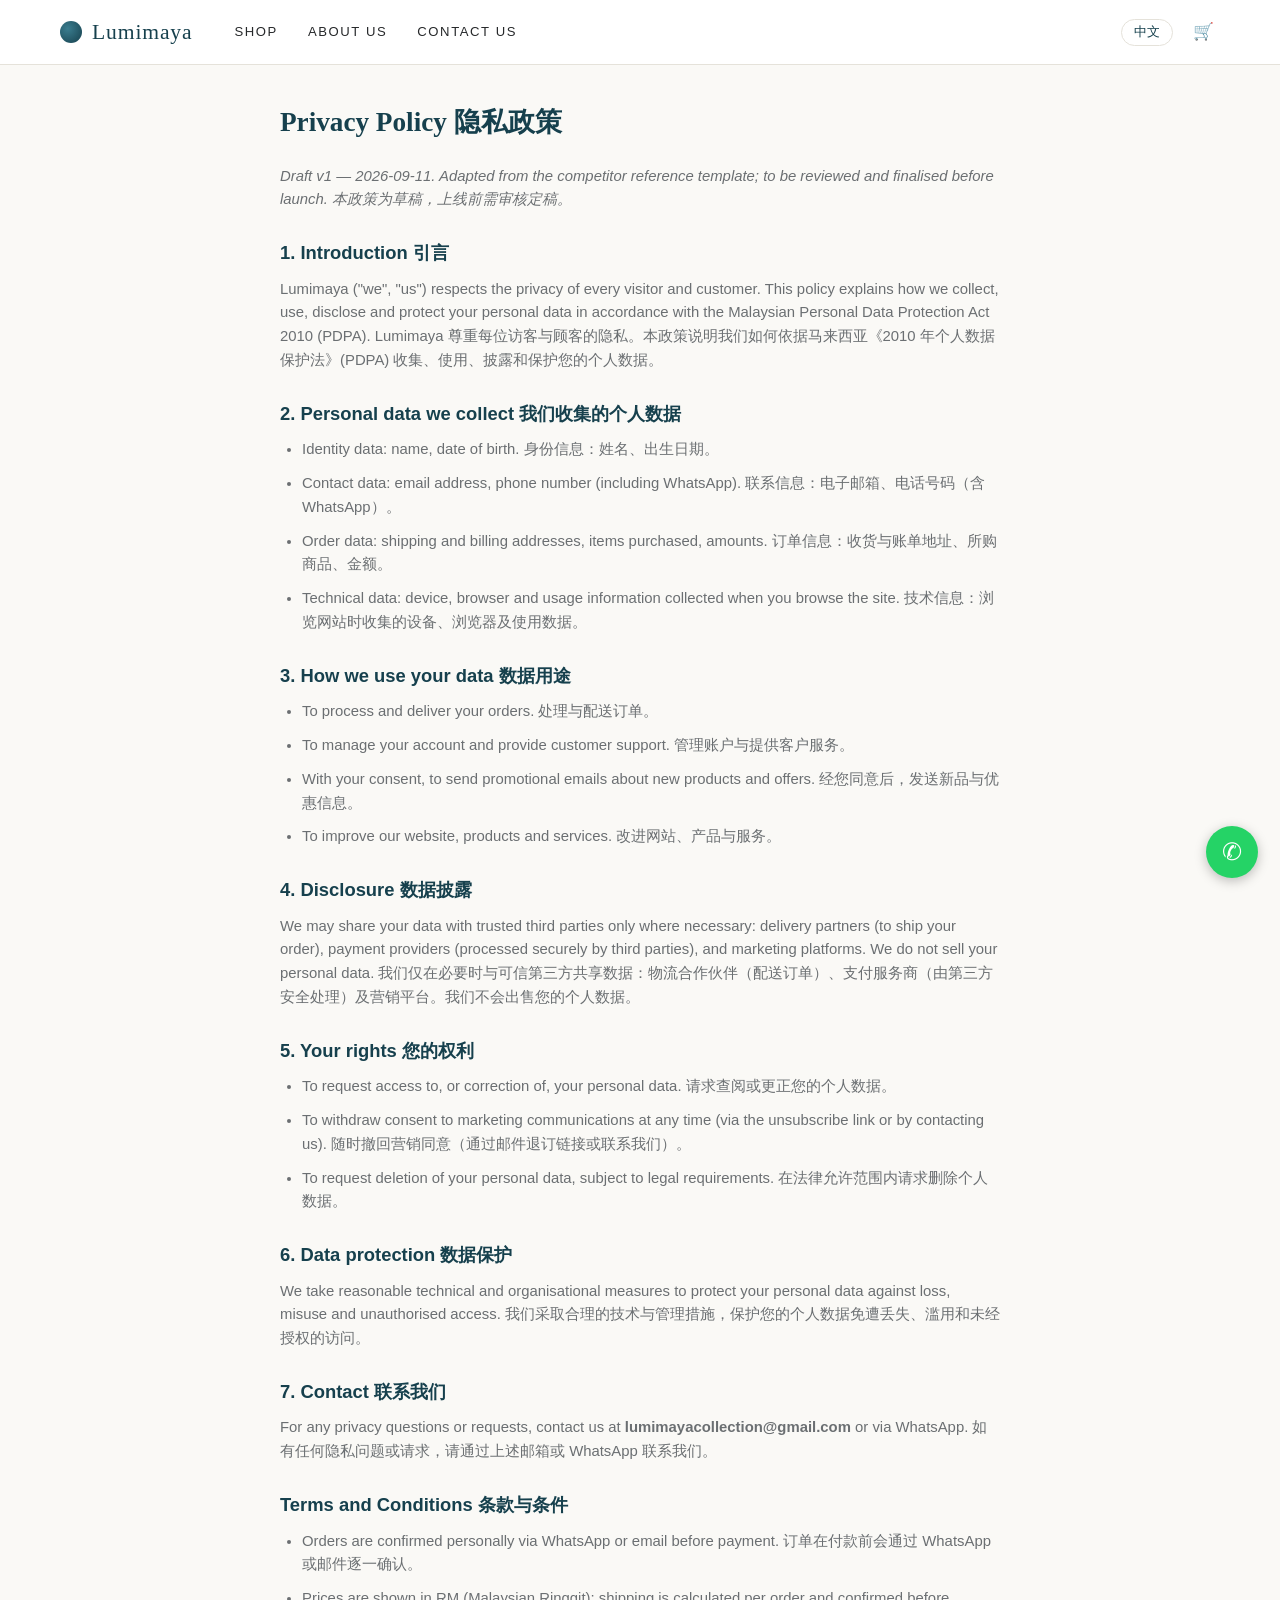
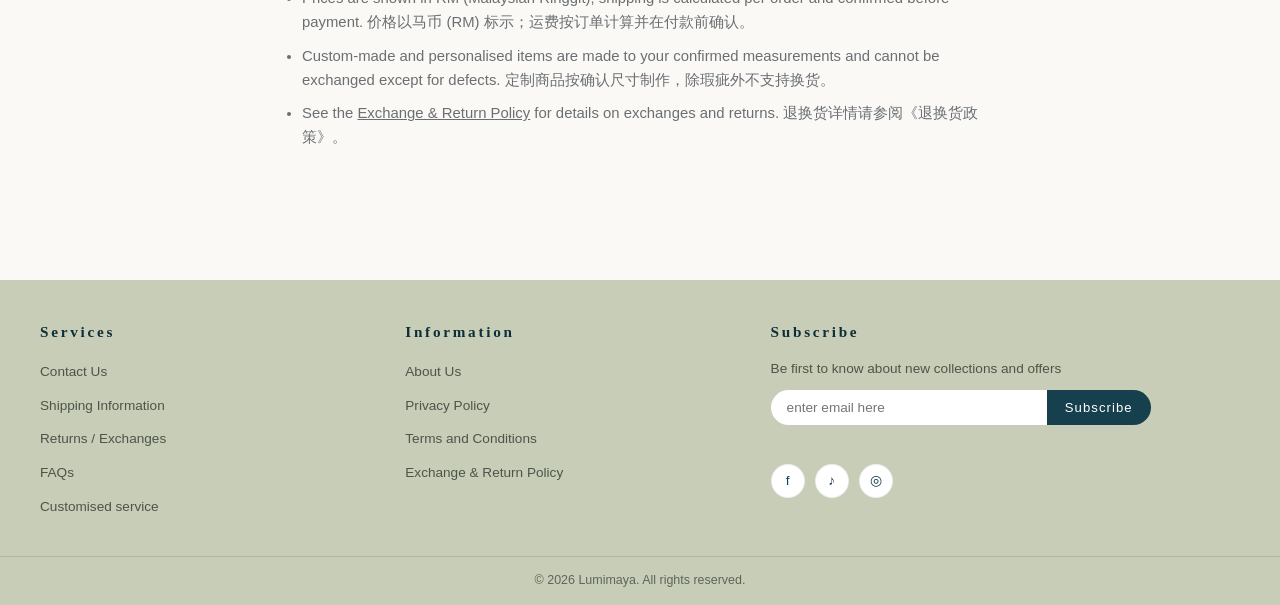
<file: privacy.html>
<!DOCTYPE html>
<html lang="en">
<head>
<meta charset="UTF-8">
<meta name="viewport" content="width=device-width, initial-scale=1.0">
<title>Privacy Policy — Lumimaya</title>
<meta name="description" content="Lumimaya privacy policy — how we collect, use and protect your personal data under the Malaysian Personal Data Protection Act (PDPA).">
<link rel="stylesheet" href="css/style.css">
<link rel="icon" href="data:image/svg+xml,<svg xmlns='http://www.w3.org/2000/svg' viewBox='0 0 32 32'><circle cx='16' cy='16' r='14' fill='%2316404d'/><circle cx='12' cy='12' r='5' fill='%23c9a227'/></svg>">
</head>
<body>

<header class="site-header">
  <div class="container header-inner">
    <a class="brand" href="index.html"><span class="brand-dot"></span><span class="brand-name">Lumimaya</span></a>
    <nav class="main-nav" id="mainNav">
      <a href="shop.html" data-i18n="nav.shop">Shop</a>
      <a href="about.html" data-i18n="nav.about">About Us</a>
      <a href="contact.html" data-i18n="nav.contact">Contact Us</a>
    </nav>
    <div class="header-actions">
      <button class="lang-toggle" id="langToggle">中文</button>
      <a class="icon-btn" href="cart.html" aria-label="cart">🛒<span class="badge hidden">0</span></a>
      <button class="icon-btn menu-toggle" id="menuToggle" aria-label="menu">☰</button>
    </div>
  </div>
</header>

<main class="policy-body">
  <h1>Privacy Policy 隐私政策</h1>
  <p><em>Draft v1 — 2026-09-11. Adapted from the competitor reference template; to be reviewed and finalised before launch. 本政策为草稿，上线前需审核定稿。</em></p>

  <h2>1. Introduction 引言</h2>
  <p>Lumimaya ("we", "us") respects the privacy of every visitor and customer. This policy explains how we collect, use, disclose and protect your personal data in accordance with the Malaysian Personal Data Protection Act 2010 (PDPA). Lumimaya 尊重每位访客与顾客的隐私。本政策说明我们如何依据马来西亚《2010 年个人数据保护法》(PDPA) 收集、使用、披露和保护您的个人数据。</p>

  <h2>2. Personal data we collect 我们收集的个人数据</h2>
  <ul>
    <li>Identity data: name, date of birth. 身份信息：姓名、出生日期。</li>
    <li>Contact data: email address, phone number (including WhatsApp). 联系信息：电子邮箱、电话号码（含 WhatsApp）。</li>
    <li>Order data: shipping and billing addresses, items purchased, amounts. 订单信息：收货与账单地址、所购商品、金额。</li>
    <li>Technical data: device, browser and usage information collected when you browse the site. 技术信息：浏览网站时收集的设备、浏览器及使用数据。</li>
  </ul>

  <h2>3. How we use your data 数据用途</h2>
  <ul>
    <li>To process and deliver your orders. 处理与配送订单。</li>
    <li>To manage your account and provide customer support. 管理账户与提供客户服务。</li>
    <li>With your consent, to send promotional emails about new products and offers. 经您同意后，发送新品与优惠信息。</li>
    <li>To improve our website, products and services. 改进网站、产品与服务。</li>
  </ul>

  <h2>4. Disclosure 数据披露</h2>
  <p>We may share your data with trusted third parties only where necessary: delivery partners (to ship your order), payment providers (processed securely by third parties), and marketing platforms. We do not sell your personal data. 我们仅在必要时与可信第三方共享数据：物流合作伙伴（配送订单）、支付服务商（由第三方安全处理）及营销平台。我们不会出售您的个人数据。</p>

  <h2>5. Your rights 您的权利</h2>
  <ul>
    <li>To request access to, or correction of, your personal data. 请求查阅或更正您的个人数据。</li>
    <li>To withdraw consent to marketing communications at any time (via the unsubscribe link or by contacting us). 随时撤回营销同意（通过邮件退订链接或联系我们）。</li>
    <li>To request deletion of your personal data, subject to legal requirements. 在法律允许范围内请求删除个人数据。</li>
  </ul>

  <h2>6. Data protection 数据保护</h2>
  <p>We take reasonable technical and organisational measures to protect your personal data against loss, misuse and unauthorised access. 我们采取合理的技术与管理措施，保护您的个人数据免遭丢失、滥用和未经授权的访问。</p>

  <h2>7. Contact 联系我们</h2>
  <p>For any privacy questions or requests, contact us at <strong>lumimayacollection@gmail.com</strong> or via WhatsApp. 如有任何隐私问题或请求，请通过上述邮箱或 WhatsApp 联系我们。</p>

  <h2 id="terms">Terms and Conditions 条款与条件</h2>
  <ul>
    <li>Orders are confirmed personally via WhatsApp or email before payment. 订单在付款前会通过 WhatsApp 或邮件逐一确认。</li>
    <li>Prices are shown in RM (Malaysian Ringgit); shipping is calculated per order and confirmed before payment. 价格以马币 (RM) 标示；运费按订单计算并在付款前确认。</li>
    <li>Custom-made and personalised items are made to your confirmed measurements and cannot be exchanged except for defects. 定制商品按确认尺寸制作，除瑕疵外不支持换货。</li>
    <li>See the <a href="exchange-return.html" style="text-decoration:underline">Exchange &amp; Return Policy</a> for details on exchanges and returns. 退换货详情请参阅《退换货政策》。</li>
  </ul>
</main>

<footer class="site-footer">
  <div class="container footer-grid">
    <div class="footer-col">
      <h4 data-i18n="footer.services">Services</h4>
      <ul>
        <li><a href="contact.html#contact-form" data-i18n="footer.contact">Contact Us</a></li>
        <li><a href="contact.html#shipping" data-i18n="footer.shipping">Shipping Information</a></li>
        <li><a href="exchange-return.html" data-i18n="footer.returns">Returns / Exchanges</a></li>
        <li><a href="contact.html#faq" data-i18n="footer.faq">FAQs</a></li>
        <li><a href="contact.html#contact-form" data-i18n="footer.custom">Customised service</a></li>
      </ul>
    </div>
    <div class="footer-col">
      <h4 data-i18n="footer.information">Information</h4>
      <ul>
        <li><a href="about.html" data-i18n="footer.about">About Us</a></li>
        <li><a href="privacy.html" data-i18n="footer.privacy">Privacy Policy</a></li>
        <li><a href="privacy.html#terms" data-i18n="footer.terms">Terms and Conditions</a></li>
        <li><a href="exchange-return.html" data-i18n="footer.exch">Exchange &amp; Return Policy</a></li>
      </ul>
    </div>
    <div class="footer-col">
      <h4 data-i18n="footer.subscribe">Subscribe</h4>
      <p style="font-size:.85rem;color:#4c5548" data-i18n="footer.subtext">Be first to know about new collections and offers</p>
      <form class="subscribe-row" id="subscribeForm" style="margin-top:10px">
        <input type="email" placeholder="enter email here" aria-label="email">
        <button type="submit" data-i18n="footer.subbtn">Subscribe</button>
      </form>
      <div class="subscribe-msg" id="subscribeMsg"></div>
      <div class="social-row">
        <a href="https://www.facebook.com/" target="_blank" rel="noopener" aria-label="Facebook">f</a>
        <a href="https://www.tiktok.com/" target="_blank" rel="noopener" aria-label="TikTok">♪</a>
        <a href="https://www.instagram.com/" target="_blank" rel="noopener" aria-label="Instagram">◎</a>
      </div>
    </div>
  </div>
  <div class="footer-bottom"><span data-i18n="misc.copyright">© 2026 Lumimaya. All rights reserved.</span></div>
</footer>

<a class="whatsapp-float" id="waFloat" href="#" target="_blank" rel="noopener" aria-label="WhatsApp">✆</a>

<script src="js/products.js"></script>
<script src="js/i18n.js"></script>
<script src="js/store.js"></script>
<script src="js/main.js"></script>
</body>
</html>
</file>
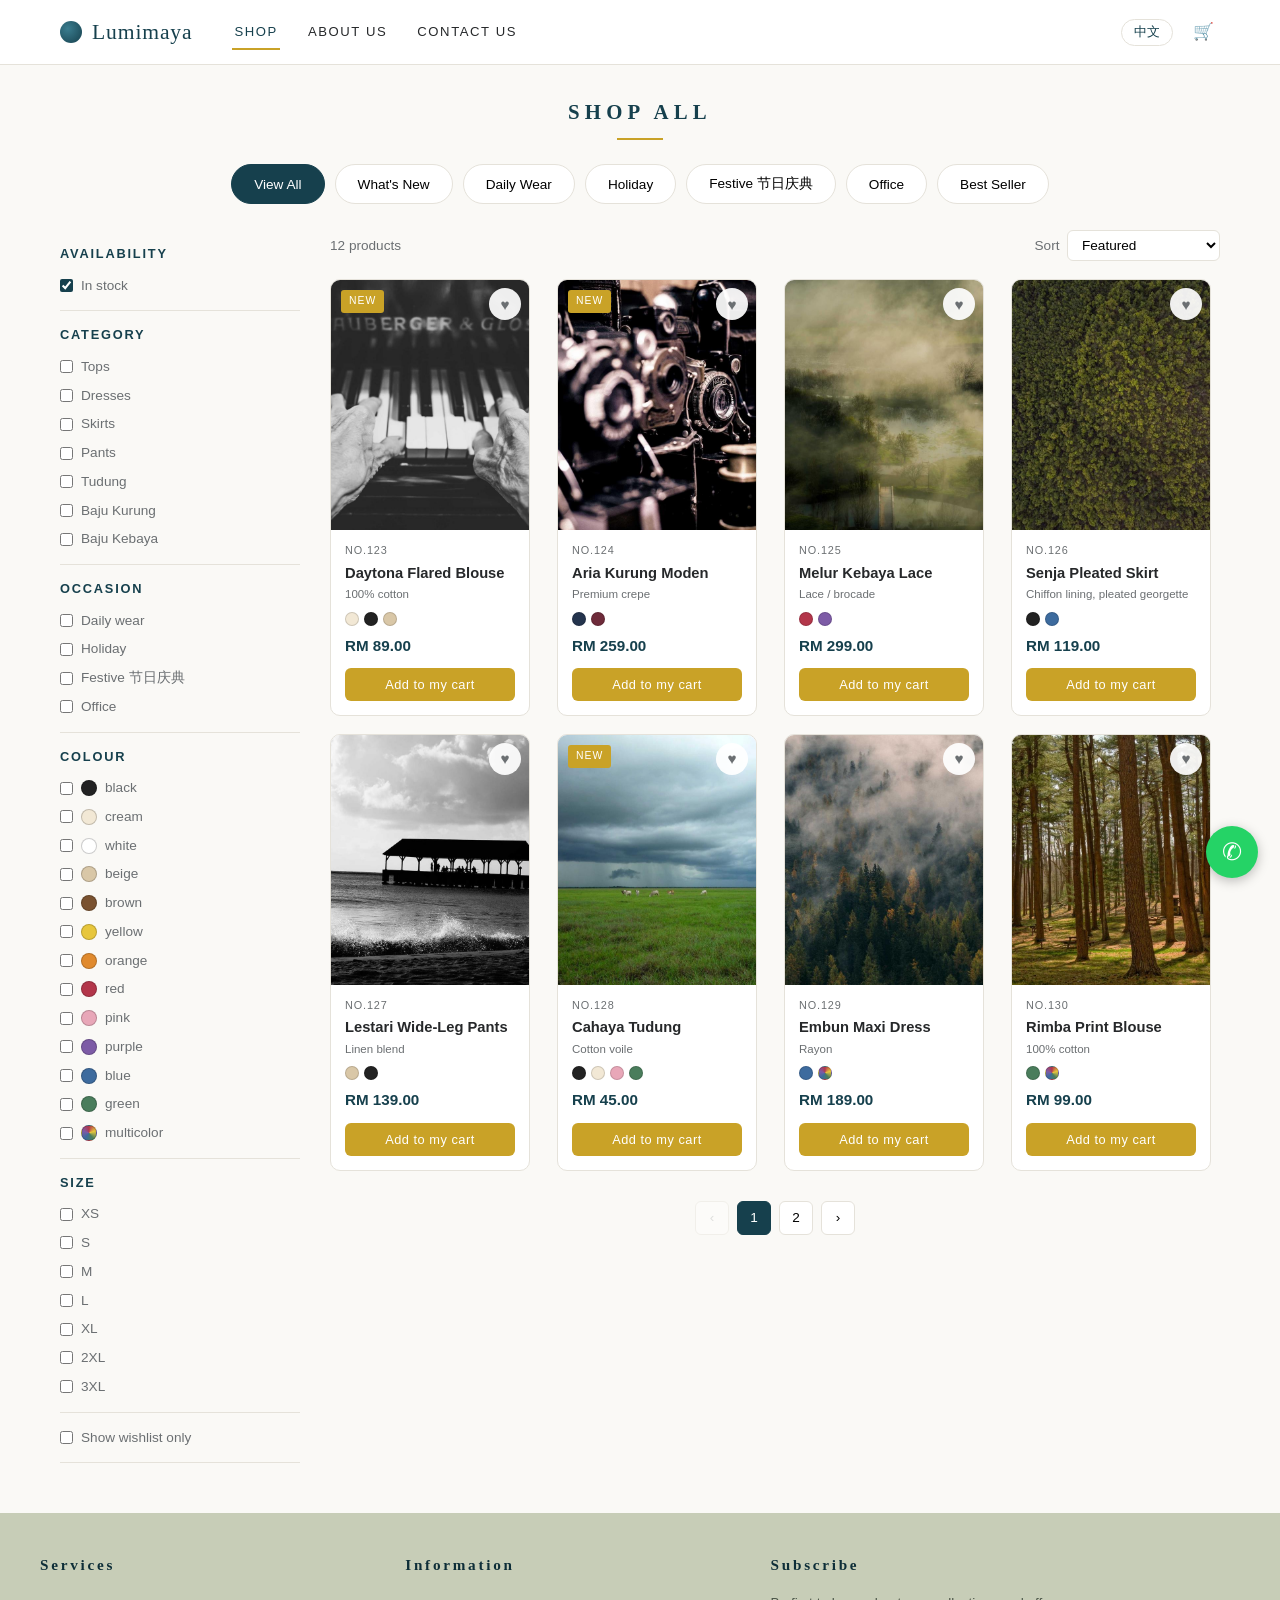
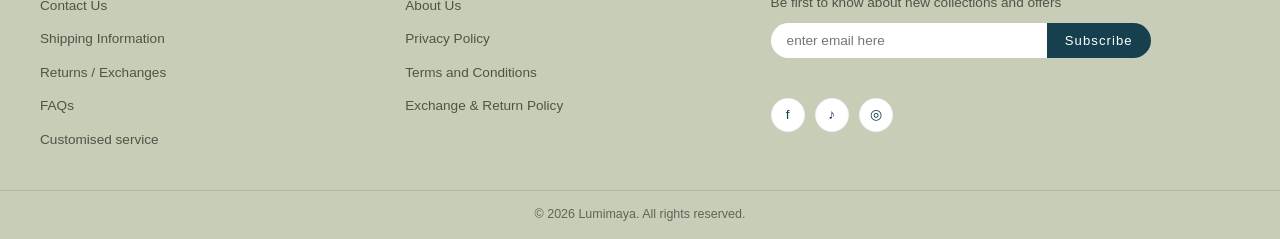
<file: shop.html>
<!DOCTYPE html>
<html lang="en">
<head>
<meta charset="UTF-8">
<meta name="viewport" content="width=device-width, initial-scale=1.0">
<title>Shop All — Lumimaya</title>
<meta name="description" content="Shop Lumimaya: modest fashion, baju kurung, kebaya, tudung, daily and office wear. Filter by category, colour, size and occasion.">
<link rel="stylesheet" href="css/style.css">
<link rel="icon" href="data:image/svg+xml,<svg xmlns='http://www.w3.org/2000/svg' viewBox='0 0 32 32'><circle cx='16' cy='16' r='14' fill='%2316404d'/><circle cx='12' cy='12' r='5' fill='%23c9a227'/></svg>">
</head>
<body>

<header class="site-header">
  <div class="container header-inner">
    <a class="brand" href="index.html"><span class="brand-dot"></span><span class="brand-name">Lumimaya</span></a>
    <nav class="main-nav" id="mainNav">
      <a href="shop.html" class="active" data-i18n="nav.shop">Shop</a>
      <a href="about.html" data-i18n="nav.about">About Us</a>
      <a href="contact.html" data-i18n="nav.contact">Contact Us</a>
    </nav>
    <div class="header-actions">
      <button class="lang-toggle" id="langToggle">中文</button>
      <a class="icon-btn" href="cart.html" aria-label="cart">🛒<span class="badge hidden">0</span></a>
      <button class="icon-btn menu-toggle" id="menuToggle" aria-label="menu">☰</button>
    </div>
  </div>
</header>

<main class="container">
  <h2 class="section-title" style="margin-top:30px" data-i18n="shop.title">Shop All</h2>

  <div class="shop-tabs" id="shopTabs">
    <button class="shop-tab active" data-tab="all" data-i18n="shop.tab.all">View All</button>
    <button class="shop-tab" data-tab="new" data-i18n="shop.tab.new">What's New</button>
    <button class="shop-tab" data-tab="daily" data-i18n="shop.tab.daily">Daily Wear</button>
    <button class="shop-tab" data-tab="holiday" data-i18n="shop.tab.holiday">Holiday</button>
    <button class="shop-tab" data-tab="festive" data-i18n="shop.tab.festive">Festive 节日庆典</button>
    <button class="shop-tab" data-tab="office" data-i18n="shop.tab.office">Office</button>
    <button class="shop-tab" data-tab="bestseller" data-i18n="home.bestseller">Best Seller</button>
  </div>

  <div class="shop-layout">
    <aside id="filterPanel">
      <div class="filter-group">
        <h4 data-i18n="f.availability">Availability</h4>
        <div class="filter-body">
          <label><input type="checkbox" id="fInStock" checked> <span data-i18n="f.instock">In stock</span></label>
        </div>
      </div>
      <div class="filter-group">
        <h4 data-i18n="f.category">Category <span class="chev">▾</span></h4>
        <div class="filter-body" id="fCategories"></div>
      </div>
      <div class="filter-group">
        <h4 data-i18n="f.scene">Occasion <span class="chev">▾</span></h4>
        <div class="filter-body" id="fScenes"></div>
      </div>
      <div class="filter-group">
        <h4 data-i18n="f.color">Colour <span class="chev">▾</span></h4>
        <div class="filter-body" id="fColors"></div>
      </div>
      <div class="filter-group">
        <h4 data-i18n="f.size">Size <span class="chev">▾</span></h4>
        <div class="filter-body" id="fSizes"></div>
      </div>
      <div class="filter-group">
        <div class="filter-body">
          <label><input type="checkbox" id="fWishOnly"> <span data-i18n="f.wishlistonly">Show wishlist only</span></label>
        </div>
      </div>
    </aside>

    <section>
      <div class="shop-toolbar">
        <span><span id="resultCount">0</span> <span data-i18n="shop.results">products</span></span>
        <label><span data-i18n="shop.sort">Sort</span>&nbsp;
          <select id="sortSelect">
            <option value="featured" data-i18n="sort.featured">Featured</option>
            <option value="low" data-i18n="sort.low">Price: Low to High</option>
            <option value="high" data-i18n="sort.high">Price: High to Low</option>
          </select>
        </label>
      </div>
      <div class="product-grid" id="productGrid"></div>
      <div class="no-results hidden" id="noResults" data-i18n="shop.noresults">No products match your filters. Try adjusting them.</div>
      <div class="pagination" id="pagination"></div>
    </section>
  </div>
</main>

<footer class="site-footer">
  <div class="container footer-grid">
    <div class="footer-col">
      <h4 data-i18n="footer.services">Services</h4>
      <ul>
        <li><a href="contact.html#contact-form" data-i18n="footer.contact">Contact Us</a></li>
        <li><a href="contact.html#shipping" data-i18n="footer.shipping">Shipping Information</a></li>
        <li><a href="exchange-return.html" data-i18n="footer.returns">Returns / Exchanges</a></li>
        <li><a href="contact.html#faq" data-i18n="footer.faq">FAQs</a></li>
        <li><a href="contact.html#contact-form" data-i18n="footer.custom">Customised service</a></li>
      </ul>
    </div>
    <div class="footer-col">
      <h4 data-i18n="footer.information">Information</h4>
      <ul>
        <li><a href="about.html" data-i18n="footer.about">About Us</a></li>
        <li><a href="privacy.html" data-i18n="footer.privacy">Privacy Policy</a></li>
        <li><a href="privacy.html#terms" data-i18n="footer.terms">Terms and Conditions</a></li>
        <li><a href="exchange-return.html" data-i18n="footer.exch">Exchange &amp; Return Policy</a></li>
      </ul>
    </div>
    <div class="footer-col">
      <h4 data-i18n="footer.subscribe">Subscribe</h4>
      <p style="font-size:.85rem;color:#4c5548" data-i18n="footer.subtext">Be first to know about new collections and offers</p>
      <form class="subscribe-row" id="subscribeForm" style="margin-top:10px">
        <input type="email" placeholder="enter email here" aria-label="email">
        <button type="submit" data-i18n="footer.subbtn">Subscribe</button>
      </form>
      <div class="subscribe-msg" id="subscribeMsg"></div>
      <div class="social-row">
        <a href="https://www.facebook.com/" target="_blank" rel="noopener" aria-label="Facebook">f</a>
        <a href="https://www.tiktok.com/" target="_blank" rel="noopener" aria-label="TikTok">♪</a>
        <a href="https://www.instagram.com/" target="_blank" rel="noopener" aria-label="Instagram">◎</a>
      </div>
    </div>
  </div>
  <div class="footer-bottom"><span data-i18n="misc.copyright">© 2026 Lumimaya. All rights reserved.</span></div>
</footer>

<a class="whatsapp-float" id="waFloat" href="#" target="_blank" rel="noopener" aria-label="WhatsApp">✆</a>

<nav class="mobile-tabbar">
  <a href="index.html"><span class="t-icon">⌂</span>home</a>
  <a href="shop.html" class="active"><span class="t-icon">▦</span>shop</a>
  <a href="cart.html"><span class="t-icon">🛒</span>cart</a>
  <a href="contact.html"><span class="t-icon">✉</span>service</a>
</nav>

<script src="js/products.js"></script>
<script src="js/i18n.js"></script>
<script src="js/store.js"></script>
<script src="js/main.js"></script>
<script src="js/shop.js"></script>
</body>
</html>
</file>
<file: css/style.css>
/* ============ Lumimaya — global styles ============ */
:root {
  --teal: #16404d;
  --teal-dark: #0e2e38;
  --teal-light: #2a5d6e;
  --gold: #c9a227;
  --gold-dark: #a8861c;
  --sage: #c7cdb7;
  --sage-dark: #a9b199;
  --bg: #faf9f6;
  --card: #ffffff;
  --text: #26282a;
  --text-soft: #6b6f72;
  --line: #e5e2da;
  --danger: #b3364a;
  --radius: 10px;
  --shadow: 0 2px 10px rgba(22, 64, 77, .08);
  --font-body: "Helvetica Neue", Arial, "PingFang SC", "Microsoft YaHei", sans-serif;
  --font-head: Georgia, "Times New Roman", "Songti SC", serif;
}
* { box-sizing: border-box; margin: 0; padding: 0; }
html { scroll-behavior: smooth; }
body {
  font-family: var(--font-body);
  color: var(--text);
  background: var(--bg);
  line-height: 1.6;
}
img { max-width: 100%; display: block; }
a { color: inherit; text-decoration: none; }
button { font-family: inherit; cursor: pointer; }
.container { max-width: 1200px; margin: 0 auto; padding: 0 20px; }

/* ---------- header ---------- */
.site-header {
  position: sticky; top: 0; z-index: 50;
  background: var(--card);
  border-bottom: 1px solid var(--line);
}
.header-inner {
  display: flex; align-items: center; gap: 28px;
  height: 64px;
}
.brand { display: flex; align-items: center; gap: 10px; }
.brand-dot {
  width: 22px; height: 22px; border-radius: 50%;
  background: radial-gradient(circle at 35% 35%, #3a7d8f, var(--teal));
  display: inline-block;
}
.brand-name {
  font-family: var(--font-head);
  font-size: 1.35rem; letter-spacing: .04em; color: var(--teal);
}
.main-nav { display: flex; gap: 26px; margin-left: 12px; }
.main-nav a {
  font-size: .82rem; letter-spacing: .12em; text-transform: uppercase;
  color: var(--text); padding: 6px 2px; border-bottom: 2px solid transparent;
}
.main-nav a:hover { color: var(--teal); }
.main-nav a.active { color: var(--teal); border-bottom-color: var(--gold); }
.header-actions { margin-left: auto; display: flex; align-items: center; gap: 14px; }
.icon-btn {
  background: none; border: none; position: relative;
  font-size: 1.05rem; color: var(--teal); padding: 6px;
  display: inline-flex; align-items: center; justify-content: center;
}
.icon-btn:hover { color: var(--gold-dark); }
.badge {
  position: absolute; top: -2px; right: -6px;
  background: var(--gold); color: #fff;
  font-size: .62rem; font-weight: bold;
  min-width: 16px; height: 16px; border-radius: 8px;
  display: flex; align-items: center; justify-content: center; padding: 0 4px;
}
.badge.hidden { display: none; }
.lang-toggle {
  border: 1px solid var(--line); background: var(--card);
  border-radius: 20px; padding: 4px 12px; font-size: .8rem; color: var(--teal);
}
.lang-toggle:hover { border-color: var(--gold); }
.menu-toggle { display: none; }

/* mobile nav */
@media (max-width: 820px) {
  .menu-toggle { display: inline-flex; }
  .main-nav {
    display: none; position: absolute; top: 64px; left: 0; right: 0;
    background: var(--card); flex-direction: column; gap: 0;
    border-bottom: 1px solid var(--line); padding: 8px 20px 16px;
  }
  .main-nav.open { display: flex; }
  .main-nav a { padding: 12px 0; font-size: .95rem; }
}

/* ---------- hero carousel ---------- */
.hero { position: relative; overflow: hidden; background: var(--teal-dark); }
.hero-slides { display: flex; transition: transform .6s ease; }
.hero-slide { min-width: 100%; position: relative; }
.hero-slide img { width: 100%; height: 420px; object-fit: cover; opacity: .85; }
.hero-caption {
  position: absolute; inset: 0; display: flex; flex-direction: column;
  justify-content: center; padding: 0 8%;
  color: #fff; max-width: 640px;
}
.hero-caption h1 {
  font-family: var(--font-head); font-size: 2.1rem; line-height: 1.35;
  text-shadow: 0 2px 8px rgba(0,0,0,.45); margin-bottom: 18px;
}
.hero-dots {
  position: absolute; bottom: 18px; left: 8%;
  display: flex; gap: 8px;
}
.hero-dots button {
  width: 9px; height: 9px; border-radius: 50%;
  border: 1px solid #fff; background: transparent; opacity: .6;
}
.hero-dots button.active { background: #fff; opacity: 1; }
@media (max-width: 820px) {
  .hero-slide img { height: 320px; }
  .hero-caption h1 { font-size: 1.45rem; }
}

/* ---------- sections ---------- */
.section { padding: 44px 0 10px; }
.section-title {
  font-family: var(--font-head); text-align: center;
  font-size: 1.3rem; letter-spacing: .25em; text-transform: uppercase;
  color: var(--teal); margin-bottom: 24px;
}
.section-title::after {
  content: ""; display: block; width: 46px; height: 2px;
  background: var(--gold); margin: 10px auto 0;
}

/* product carousel */
.carousel-wrap { position: relative; }
.carousel {
  display: flex; gap: 18px; overflow-x: auto; scroll-behavior: smooth;
  padding: 6px 2px 18px; scrollbar-width: none;
}
.carousel::-webkit-scrollbar { display: none; }
.carousel-arrow {
  position: absolute; top: 40%; transform: translateY(-50%);
  width: 40px; height: 40px; border-radius: 50%;
  border: 1px solid var(--line); background: var(--card);
  color: var(--teal); font-size: 1.1rem; z-index: 2;
  display: flex; align-items: center; justify-content: center;
}
.carousel-arrow:hover { background: var(--teal); color: #fff; }
.carousel-arrow.prev { left: -14px; }
.carousel-arrow.next { right: -14px; }
@media (max-width: 820px) {
  .carousel-arrow.prev { left: 4px; }
  .carousel-arrow.next { right: 4px; }
}

/* product card */
.product-card {
  min-width: 200px; max-width: 200px; background: var(--card);
  border: 1px solid var(--line); border-radius: var(--radius);
  overflow: hidden; position: relative; transition: box-shadow .2s;
}
.product-card:hover { box-shadow: var(--shadow); }
.product-card .p-img { position: relative; }
.product-card .p-img img { width: 100%; height: 250px; object-fit: cover; }
.p-tag {
  position: absolute; top: 10px; left: 10px;
  background: var(--gold); color: #fff; font-size: .65rem;
  letter-spacing: .1em; padding: 3px 8px; border-radius: 3px; text-transform: uppercase;
}
.p-wish {
  position: absolute; top: 8px; right: 8px;
  background: rgba(255,255,255,.92); border: none; border-radius: 50%;
  width: 32px; height: 32px; font-size: .95rem; color: var(--text-soft);
  display: flex; align-items: center; justify-content: center;
}
.p-wish.active { color: var(--danger); }
.p-info { padding: 12px 14px 14px; }
.p-no { font-size: .68rem; color: var(--text-soft); letter-spacing: .08em; }
.p-name { font-size: .92rem; font-weight: 600; margin: 2px 0; }
.p-meta { font-size: .72rem; color: var(--text-soft); }
.p-colors { display: flex; gap: 5px; margin: 8px 0; }
.p-colors .swatch {
  width: 14px; height: 14px; border-radius: 50%;
  border: 1px solid rgba(0,0,0,.15);
}
.p-colors .swatch.multi {
  background: conic-gradient(#b3364a, #e7c63c, #4a7d5c, #3d6b9e, #7d5ba6, #b3364a);
}
.p-price { font-weight: 700; color: var(--teal); font-size: .95rem; }
.p-actions { display: flex; gap: 6px; margin-top: 10px; }
.btn {
  border: none; border-radius: 6px; padding: 9px 14px;
  font-size: .8rem; letter-spacing: .04em;
}
.btn-gold { background: var(--gold); color: #fff; }
.p-actions .btn-gold { flex: 1; }
.btn-gold:hover { background: var(--gold-dark); }
.btn-teal { background: var(--teal); color: #fff; }
.btn-teal:hover { background: var(--teal-light); }
.btn-outline { background: none; border: 1px solid var(--teal); color: var(--teal); }
.btn-outline:hover { background: var(--teal); color: #fff; }
.btn-whatsapp {
  background: #25d366; color: #fff;
  display: inline-flex; align-items: center; gap: 6px; justify-content: center;
}
.btn-whatsapp:hover { background: #1eb856; }
.btn-block { width: 100%; }
.view-all { text-align: center; margin: 6px 0 30px; }

/* ---------- services strip ---------- */
.services-strip { background: var(--card); border-top: 1px solid var(--line); border-bottom: 1px solid var(--line); }
.services-grid {
  display: grid; grid-template-columns: repeat(7, 1fr); gap: 10px;
  padding: 26px 0;
}
.service-item { text-align: center; font-size: .78rem; color: var(--text-soft); }
.service-item .s-icon {
  width: 44px; height: 44px; margin: 0 auto 8px;
  border: 1px solid var(--line); border-radius: 50%;
  display: flex; align-items: center; justify-content: center;
  font-size: 1.1rem; color: var(--teal); background: var(--bg);
}
@media (max-width: 820px) {
  .services-grid { grid-template-columns: repeat(4, 1fr); row-gap: 20px; }
}

/* ---------- shop page ---------- */
.shop-tabs {
  display: flex; gap: 10px; flex-wrap: wrap; justify-content: center;
  margin: 18px 0 26px;
}
.shop-tab {
  border: 1px solid var(--line); background: var(--card);
  padding: 10px 22px; border-radius: 22px; font-size: .85rem;
}
.shop-tab:hover { border-color: var(--teal); color: var(--teal); }
.shop-tab.active { background: var(--teal); border-color: var(--teal); color: #fff; }
.shop-layout { display: grid; grid-template-columns: 240px 1fr; gap: 30px; align-items: start; }
@media (max-width: 820px) { .shop-layout { grid-template-columns: 1fr; } }
.filter-group { border-bottom: 1px solid var(--line); padding: 14px 0; }
.filter-group h4 {
  font-size: .8rem; letter-spacing: .14em; text-transform: uppercase;
  color: var(--teal); margin-bottom: 10px;
  display: flex; justify-content: space-between; cursor: pointer;
}
.filter-group h4 .chev { transition: transform .2s; }
.filter-group.collapsed h4 .chev { transform: rotate(-90deg); }
.filter-group.collapsed .filter-body { display: none; }
.filter-body { display: flex; flex-direction: column; gap: 7px; font-size: .85rem; }
.filter-body label { display: flex; align-items: center; gap: 8px; cursor: pointer; color: var(--text-soft); }
.filter-body input[type="checkbox"] { accent-color: var(--teal); }
.filter-swatch {
  width: 16px; height: 16px; border-radius: 50%;
  border: 1px solid rgba(0,0,0,.2); display: inline-block;
}
.filter-swatch.multi { background: conic-gradient(#b3364a, #e7c63c, #4a7d5c, #3d6b9e, #7d5ba6, #b3364a); }
.shop-toolbar {
  display: flex; justify-content: space-between; align-items: center;
  margin-bottom: 18px; font-size: .85rem; color: var(--text-soft);
}
.shop-toolbar select {
  border: 1px solid var(--line); border-radius: 6px; padding: 6px 10px;
  background: var(--card); font-size: .85rem;
}
.product-grid {
  display: grid; grid-template-columns: repeat(auto-fill, minmax(200px, 1fr)); gap: 18px;
}
.pagination { display: flex; gap: 8px; justify-content: center; margin: 30px 0 50px; }
.pagination button {
  min-width: 34px; height: 34px; border: 1px solid var(--line);
  background: var(--card); border-radius: 6px; font-size: .85rem;
}
.pagination button.active { background: var(--teal); color: #fff; border-color: var(--teal); }
.pagination button:disabled { opacity: .4; cursor: default; }
.no-results { text-align: center; color: var(--text-soft); padding: 60px 0; }

/* ---------- product detail ---------- */
.detail-layout {
  display: grid; grid-template-columns: 1.1fr 1fr; gap: 40px; padding: 36px 0;
}
@media (max-width: 820px) { .detail-layout { grid-template-columns: 1fr; } }
.detail-gallery { display: flex; gap: 14px; }
.detail-thumbs { display: flex; flex-direction: column; gap: 10px; }
.detail-thumbs img {
  width: 64px; height: 80px; object-fit: cover;
  border: 1px solid var(--line); border-radius: 6px; cursor: pointer;
}
.detail-thumbs img.active { border-color: var(--gold); border-width: 2px; }
.detail-main { flex: 1; }
.detail-main img { width: 100%; height: 520px; object-fit: cover; border-radius: var(--radius); }
@media (max-width: 820px) { .detail-main img { height: 380px; } }
.detail-info .d-no { font-size: .75rem; color: var(--text-soft); letter-spacing: .1em; }
.detail-info h1 { font-family: var(--font-head); font-size: 1.7rem; color: var(--teal); margin: 4px 0; }
.detail-info .d-meta { font-size: .82rem; color: var(--text-soft); margin-bottom: 14px; }
.detail-price { font-size: 1.5rem; font-weight: 700; color: var(--teal); margin: 10px 0 18px; }
.detail-block { border-top: 1px solid var(--line); padding: 14px 0; }
.detail-block h3 {
  font-size: .82rem; letter-spacing: .14em; text-transform: uppercase;
  color: var(--teal); margin-bottom: 8px; cursor: pointer;
  display: flex; justify-content: space-between;
}
.detail-block .block-body { font-size: .88rem; color: var(--text-soft); }
.detail-block.collapsed .block-body { display: none; }
.opt-row { display: flex; gap: 8px; flex-wrap: wrap; }
.opt-chip {
  border: 1px solid var(--line); background: var(--card);
  padding: 7px 14px; border-radius: 6px; font-size: .82rem;
}
.opt-chip.selected { border-color: var(--teal); background: var(--teal); color: #fff; }
.qty-row { display: flex; align-items: center; gap: 12px; margin: 16px 0; }
.qty-control { display: flex; border: 1px solid var(--line); border-radius: 6px; overflow: hidden; }
.qty-control button { width: 36px; height: 36px; border: none; background: var(--card); font-size: 1rem; color: var(--teal); }
.qty-control input {
  width: 46px; text-align: center; border: none; border-left: 1px solid var(--line);
  border-right: 1px solid var(--line); font-size: .95rem;
}
.detail-actions { display: flex; gap: 12px; margin: 8px 0 20px; flex-wrap: wrap; }
.recommend-strip { padding: 20px 0 50px; }
.b2b-note {
  background: #f4f1e6; border-left: 3px solid var(--gold);
  padding: 12px 16px; font-size: .85rem; color: var(--text-soft);
  margin-top: 14px; border-radius: 0 6px 6px 0;
}

/* ---------- about ---------- */
.about-block {
  display: grid; grid-template-columns: 1fr 1fr; gap: 36px; align-items: center;
  padding: 36px 0;
}
.about-block.flip .about-text { order: 2; }
@media (max-width: 820px) { .about-block { grid-template-columns: 1fr; } .about-block.flip .about-text { order: 0; } }
.about-block h2 { font-family: var(--font-head); color: var(--teal); font-size: 1.5rem; margin-bottom: 12px; }
.about-block p { color: var(--text-soft); font-size: .95rem; }
.about-block img { border-radius: var(--radius); height: 300px; width: 100%; object-fit: cover; }

/* ---------- contact ---------- */
.contact-layout { display: grid; grid-template-columns: 1fr 1.2fr; gap: 40px; padding: 36px 0; }
@media (max-width: 820px) { .contact-layout { grid-template-columns: 1fr; } }
.faq-item { border-bottom: 1px solid var(--line); }
.faq-item h4 {
  padding: 14px 4px; font-size: .95rem; cursor: pointer;
  display: flex; justify-content: space-between; align-items: center;
}
.faq-item h4 .chev { color: var(--teal); transition: transform .2s; }
.faq-item.open h4 .chev { transform: rotate(180deg); }
.faq-item .faq-body { display: none; padding: 0 4px 16px; font-size: .88rem; color: var(--text-soft); }
.faq-item.open .faq-body { display: block; }
.contact-info-card {
  background: var(--card); border: 1px solid var(--line); border-radius: var(--radius);
  padding: 22px; margin-bottom: 22px;
}
.contact-info-card h3 { font-size: .9rem; letter-spacing: .12em; text-transform: uppercase; color: var(--teal); margin-bottom: 12px; }
.form-grid { display: grid; grid-template-columns: 1fr 1fr; gap: 14px; }
.form-grid .full { grid-column: 1 / -1; }
@media (max-width: 600px) { .form-grid { grid-template-columns: 1fr; } }
.form-field label { display: block; font-size: .78rem; color: var(--text-soft); margin-bottom: 4px; }
.form-field label .req { color: var(--danger); }
.form-field input, .form-field select, .form-field textarea {
  width: 100%; border: 1px solid var(--line); border-radius: 6px;
  padding: 10px 12px; font-size: .9rem; font-family: inherit; background: var(--card);
}
.form-field input:focus, .form-field select:focus, .form-field textarea:focus {
  outline: none; border-color: var(--teal);
}
.form-field .error { display: none; color: var(--danger); font-size: .75rem; margin-top: 3px; }
.form-field.invalid input, .form-field.invalid select, .form-field.invalid textarea { border-color: var(--danger); }
.form-field.invalid .error { display: block; }
.form-consent { display: flex; gap: 8px; font-size: .8rem; color: var(--text-soft); align-items: flex-start; }
.form-consent input { margin-top: 4px; accent-color: var(--teal); }
.form-success {
  display: none; background: #e8f3ea; border: 1px solid #9cc7a5; color: #2e6b3e;
  padding: 14px 16px; border-radius: 6px; font-size: .9rem; margin-top: 14px;
}
.form-success.show { display: block; }

/* ---------- cart ---------- */
.cart-layout { padding: 36px 0 60px; }
.cart-empty { text-align: center; padding: 70px 20px; }
.cart-empty .e-icon { font-size: 3rem; margin-bottom: 14px; }
.cart-empty p { color: var(--text-soft); margin-bottom: 22px; }
.cart-item {
  display: grid; grid-template-columns: 90px 1fr auto; gap: 18px;
  background: var(--card); border: 1px solid var(--line);
  border-radius: var(--radius); padding: 16px; margin-bottom: 14px;
  align-items: center;
}
.cart-item img { width: 90px; height: 110px; object-fit: cover; border-radius: 6px; }
.cart-item .c-name { font-weight: 600; font-size: .95rem; }
.cart-item .c-meta { font-size: .78rem; color: var(--text-soft); margin: 3px 0 8px; }
.cart-item .c-right { text-align: right; }
.cart-item .c-price { font-weight: 700; color: var(--teal); margin-bottom: 8px; }
.link-btn { background: none; border: none; color: var(--danger); font-size: .78rem; text-decoration: underline; }
.cart-summary {
  background: var(--card); border: 1px solid var(--line); border-radius: var(--radius);
  padding: 22px; margin-top: 24px; max-width: 420px; margin-left: auto;
}
.cart-summary .row { display: flex; justify-content: space-between; padding: 6px 0; font-size: .9rem; }
.cart-summary .row.total { border-top: 1px solid var(--line); margin-top: 8px; padding-top: 12px; font-weight: 700; font-size: 1.05rem; color: var(--teal); }

/* ---------- policy pages ---------- */
.policy-body { max-width: 760px; margin: 0 auto; padding: 36px 20px 70px; font-size: .93rem; color: var(--text-soft); }
.policy-body h1 { font-family: var(--font-head); color: var(--teal); font-size: 1.7rem; margin-bottom: 20px; }
.policy-body h2 { color: var(--teal); font-size: 1.15rem; margin: 26px 0 10px; }
.policy-body p, .policy-body li { margin-bottom: 10px; }
.policy-body ul { padding-left: 22px; }

/* ---------- footer ---------- */
.site-footer { background: var(--sage); margin-top: 50px; }
.footer-grid {
  display: grid; grid-template-columns: 1fr 1fr 1.4fr; gap: 30px;
  padding: 40px 0 30px;
}
@media (max-width: 820px) { .footer-grid { grid-template-columns: 1fr; } }
.footer-col h4 {
  font-family: var(--font-head); letter-spacing: .18em; font-size: .95rem;
  color: var(--teal-dark); margin-bottom: 14px;
}
.footer-col ul { list-style: none; }
.footer-col li { margin-bottom: 8px; }
.footer-col a { font-size: .85rem; color: #4c5548; }
.footer-col a:hover { color: var(--teal-dark); text-decoration: underline; }
.subscribe-row { display: flex; gap: 0; max-width: 380px; }
.subscribe-row input {
  flex: 1; border: none; border-radius: 20px 0 0 20px; padding: 10px 16px; font-size: .85rem;
}
.subscribe-row button {
  border: none; background: var(--teal); color: #fff;
  border-radius: 0 20px 20px 0; padding: 10px 18px; font-size: .82rem; letter-spacing: .08em;
}
.subscribe-row button:hover { background: var(--teal-dark); }
.social-row { display: flex; gap: 10px; margin-top: 16px; }
.social-row a {
  width: 34px; height: 34px; border-radius: 50%; background: var(--card);
  display: flex; align-items: center; justify-content: center;
  font-size: .85rem; color: var(--teal); border: 1px solid rgba(0,0,0,.06);
}
.subscribe-msg { font-size: .8rem; margin-top: 8px; min-height: 1.2em; }
.subscribe-msg.ok { color: #2e6b3e; }
.subscribe-msg.err { color: var(--danger); }
.footer-bottom {
  border-top: 1px solid rgba(0,0,0,.1);
  text-align: center; padding: 14px 0; font-size: .78rem; color: #5c665a;
}

/* ---------- floating widgets ---------- */
.whatsapp-float {
  position: fixed; right: 22px; bottom: 22px; z-index: 60;
  width: 52px; height: 52px; border-radius: 50%;
  background: #25d366; color: #fff; font-size: 1.5rem;
  display: flex; align-items: center; justify-content: center;
  box-shadow: 0 3px 12px rgba(0,0,0,.25);
}
.whatsapp-float:hover { background: #1eb856; }
.mobile-tabbar {
  display: none; position: fixed; bottom: 0; left: 0; right: 0; z-index: 55;
  background: var(--card); border-top: 1px solid var(--line);
  padding: 6px 0 max(6px, env(safe-area-inset-bottom));
}
.mobile-tabbar a {
  flex: 1; text-align: center; font-size: .68rem; color: var(--text-soft);
  display: flex; flex-direction: column; gap: 2px; align-items: center;
}
.mobile-tabbar a .t-icon { font-size: 1.05rem; }
.mobile-tabbar a.active { color: var(--teal); }
@media (max-width: 820px) {
  .mobile-tabbar { display: flex; }
  body { padding-bottom: 58px; }
  .whatsapp-float { bottom: 74px; }
}

/* utility */
.hidden { display: none !important; }
</file>
